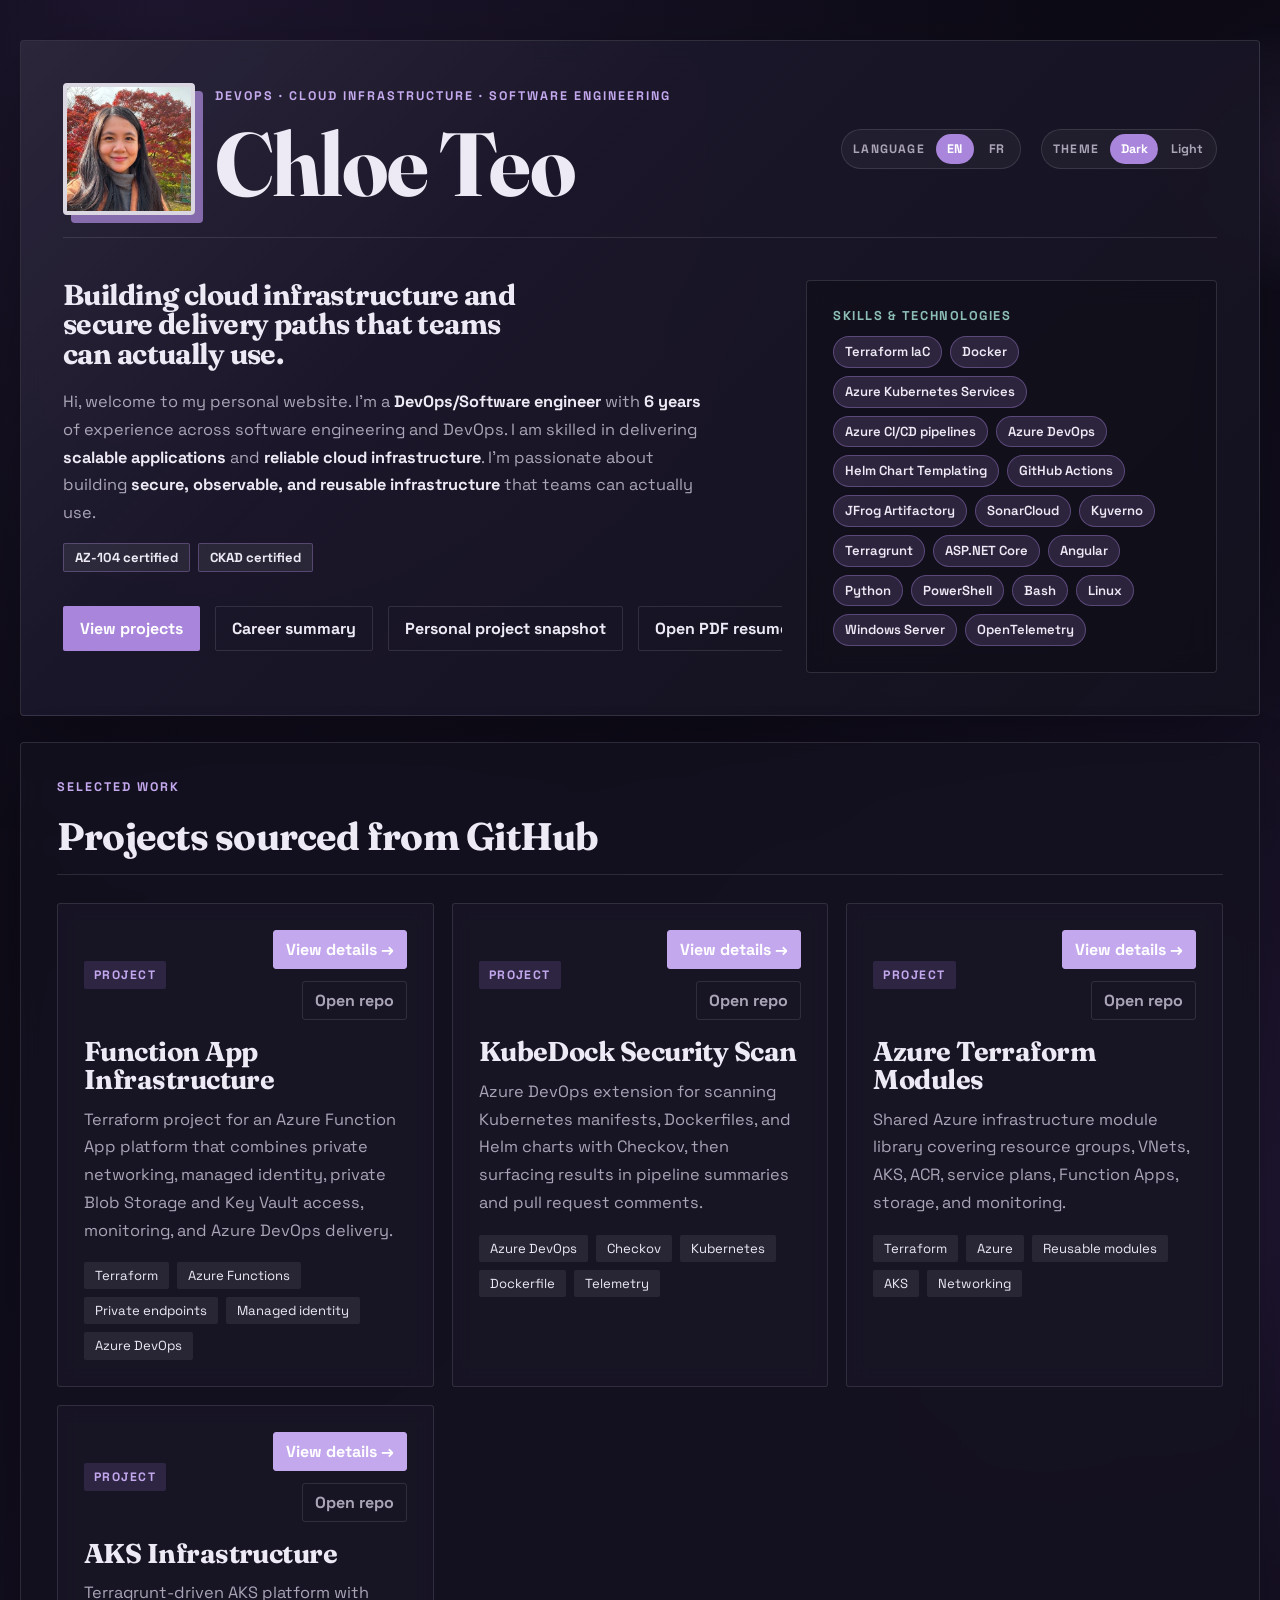
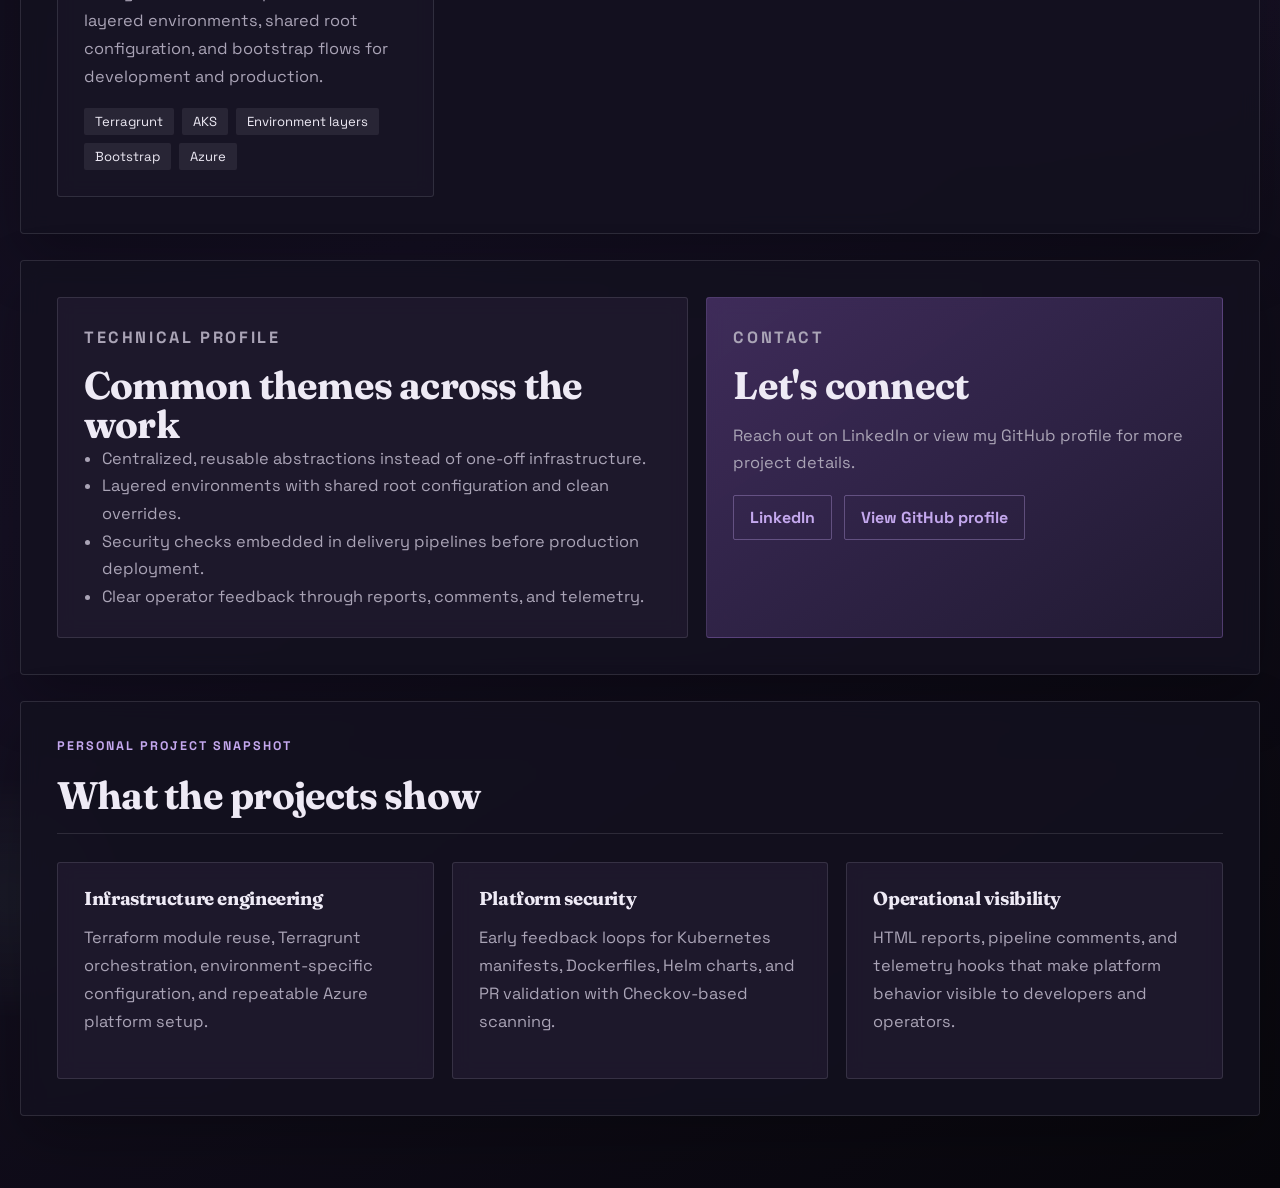
<file: index.html>
<!doctype html>
<html lang="en">
<head>
  <meta charset="utf-8" />
  <meta name="viewport" content="width=device-width, initial-scale=1" />
  <meta name="description" content="Chloe Teo's personal website and resume, built from portfolio projects and infrastructure work." />
  <title>Chloe Teo | Portfolio & Resume</title>
  <link rel="preconnect" href="https://fonts.googleapis.com" />
  <link rel="preconnect" href="https://fonts.gstatic.com" crossorigin />
  <link href="https://fonts.googleapis.com/css2?family=Fraunces:wght@400;600;700;800&family=Space+Grotesk:wght@400;500;600;700&display=swap" rel="stylesheet" />
  <link rel="stylesheet" href="styles.css" />
</head>
<body>
  <div class="page-shell">
    <div class="orb orb-a"></div>
    <div class="orb orb-b"></div>

    <header class="hero">
      <div class="hero-intro">
        <img class="profile-photo" src="assets/profile.jpg" alt="Chloe Teo profile photo" />
        <div>
          <p class="eyebrow" data-i18n="eyebrow">DevOps · Cloud Infrastructure · Software Engineering</p>
          <h2>Chloe Teo</h2>
        </div>
        <div class="language-toggle" role="group" aria-label="Language selector">
          <span class="language-label" data-i18n="languageLabel">Language</span>
          <button class="language-button is-active" type="button" data-language="en" aria-pressed="true">EN</button>
          <button class="language-button" type="button" data-language="fr" aria-pressed="false">FR</button>
        </div>
        <div class="theme-toggle" role="group" aria-label="Appearance selector">
          <span class="language-label" data-i18n="themeLabel">Theme</span>
          <button class="theme-button is-active" type="button" data-theme-choice="dark" aria-pressed="true" data-i18n="darkMode">Dark</button>
          <button class="theme-button" type="button" data-theme-choice="light" aria-pressed="false" data-i18n="lightMode">Light</button>
        </div>
      </div>
      <div class="hero-grid">
        <div>
          <h1 class="hero-title" data-i18n="heroTitle">Building cloud infrastructure and secure delivery paths that teams can actually use.</h1>
          <p class="lede">
            <span data-i18n="ledeIntro">Hi, welcome to my personal website. I’m a </span><strong data-i18n="ledeRole">DevOps/Software engineer</strong><span data-i18n="ledeExperience"> with </span><strong data-i18n="ledeYears">6 years</strong><span data-i18n="ledeSkills"> of experience across software engineering and DevOps. I am skilled in delivering  </span><strong data-i18n="ledeApplications">scalable applications</strong><span data-i18n="ledeInfrastructure"> and  </span><strong data-i18n="ledeReliable">reliable cloud infrastructure</strong><span data-i18n="ledePassion">. I’m passionate about building  </span><strong data-i18n="ledeSecure"> secure, observable, and reusable infrastructure </strong><span data-i18n="ledeClosing"> that teams can actually use.</span>
          </p>
          <div class="certification-chips">
            <span class="chip certification-chip" data-i18n="certificationAz104">AZ-104 certified</span>
            <span class="chip certification-chip" data-i18n="certificationCkad">CKAD certified</span>
          </div>
          <div class="hero-actions">
            <a class="button button-primary" href="#projects" data-i18n="viewProjects">View projects</a>
            <a class="button button-secondary" href="career.html" data-i18n="careerSummary">Career summary</a>
            <a class="button button-ghost" href="#resume" data-i18n="projectSnapshot">Project snapshot</a>
            <a class="button button-ghost" href="assets/Resume_ChloeTeo_2026.pdf" target="_blank" rel="noreferrer" data-i18n="openResume">Open PDF resume ↗</a>
          </div>
        </div>

        <aside class="profile-card">
          <div class="profile-kicker" data-i18n="focusAreas">Skills &amp; technologies</div>
          <ul class="focus-list" data-skills-list></ul>
        </aside>
      </div>
    </header>

    <main>
      <section class="section" id="projects">
        <div class="section-heading">
          <p class="eyebrow" data-i18n="selectedWork">Selected work</p>
          <h2 data-i18n="githubProjects">Projects sourced from GitHub</h2>
        </div>
        <div id="projectGrid" class="project-grid" aria-live="polite"></div>
      </section>

      <section class="section split-section">
        <article class="detail-panel">
          <p class="eyebrow" data-i18n="technicalProfile">Technical profile</p>
          <h2 data-i18n="commonThemes">Common themes across the work</h2>
          <ul class="timeline-list">
            <li data-i18n="theme1">Centralized, reusable abstractions instead of one-off infrastructure.</li>
            <li data-i18n="theme2">Layered environments with shared root configuration and clean overrides.</li>
            <li data-i18n="theme3">Security checks embedded in delivery pipelines before production deployment.</li>
            <li data-i18n="theme4">Clear operator feedback through reports, comments, and telemetry.</li>
          </ul>
        </article>
        <article class="detail-panel accent-panel">
          <p class="eyebrow" data-i18n="contact">Contact</p>
          <h2 data-i18n="letsConnect">Let's connect</h2>
          <p data-i18n="contactText">
            Reach out on LinkedIn or view my GitHub profile for more project details.
          </p>
          <div class="contact-links">
            <a class="button button-secondary" href="https://www.linkedin.com/in/pocinteo-dev" target="_blank" rel="noreferrer">LinkedIn</a>
            <a class="button button-secondary" href="https://github.com/chloe-teo" target="_blank" rel="noreferrer" data-i18n="viewGithub">View GitHub profile</a>
          </div>
        </article>
      </section>

      <section class="section" id="resume">
        <div class="section-heading">
          <p class="eyebrow" data-i18n="projectSnapshot">Personal project snapshot</p>
          <h2 data-i18n="projectsShow">What the projects show</h2>
        </div>
        <div class="resume-grid">
          <article class="summary-card">
            <h3 data-i18n="infrastructureEngineering">Infrastructure engineering</h3>
            <p data-i18n="infrastructureText">
              Terraform module reuse, Terragrunt orchestration, environment-specific configuration, and repeatable Azure platform setup.
            </p>
          </article>
          <article class="summary-card">
            <h3 data-i18n="platformSecurity">Platform security</h3>
            <p data-i18n="platformText">
              Early feedback loops for Kubernetes manifests, Dockerfiles, Helm charts, and PR validation with Checkov-based scanning.
            </p>
          </article>
          <article class="summary-card">
            <h3 data-i18n="operationalVisibility">Operational visibility</h3>
            <p data-i18n="operationalText">
              HTML reports, pipeline comments, and telemetry hooks that make platform behavior visible to developers and operators.
            </p>
          </article>
        </div>
      </section>
    </main>
  </div>

  <template id="projectTemplate">
    <article class="project-card">
      <div class="project-topline">
        <span class="project-pill" data-i18n="project">Project</span>
        <div class="project-links">
          <a class="project-link" data-project-page data-i18n="viewProject">View details →</a>
          <a class="project-source" target="_blank" rel="noreferrer" data-i18n="openRepo">Open repo</a>
        </div>
      </div>
      <h3 class="project-title"></h3>
      <p class="project-description"></p>
      <div class="project-chips"></div>
    </article>
  </template>

  <script src="content.js"></script>
  <script src="script.js"></script>
</body>
</html>
</file>
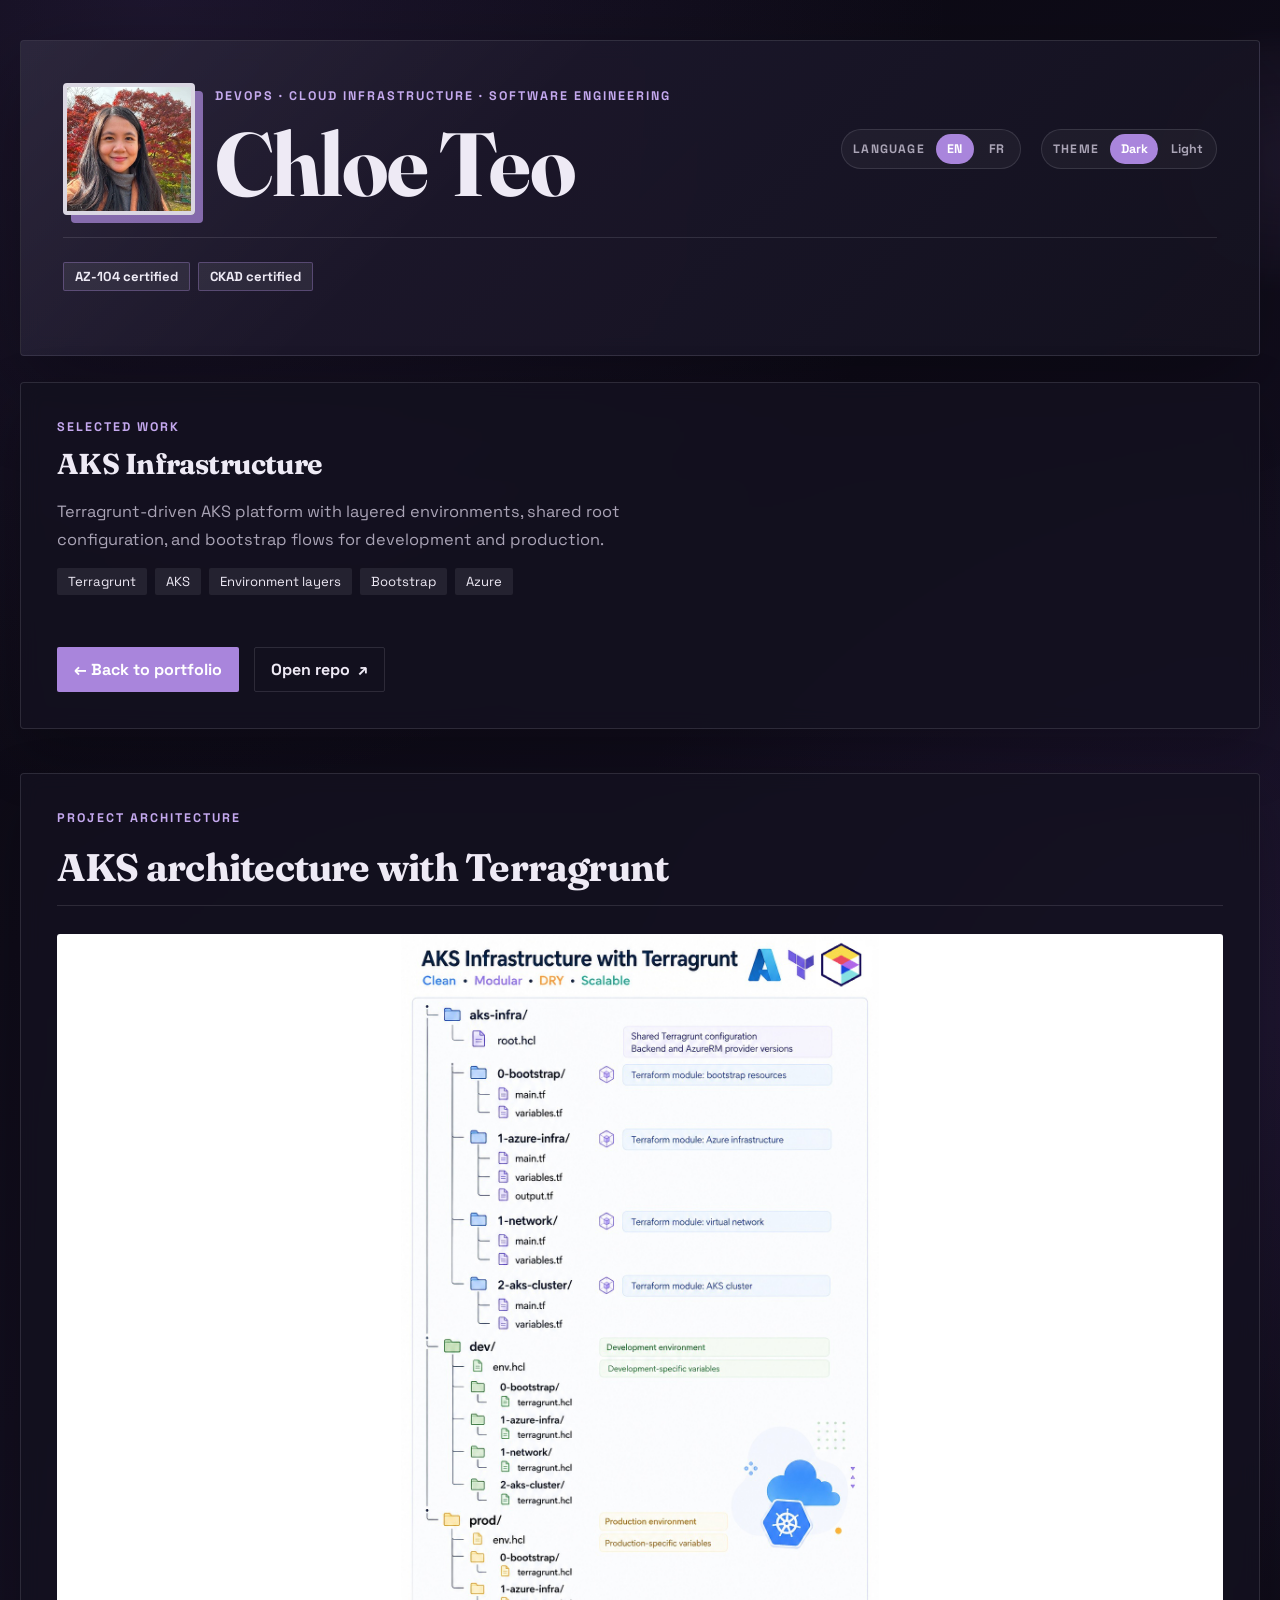
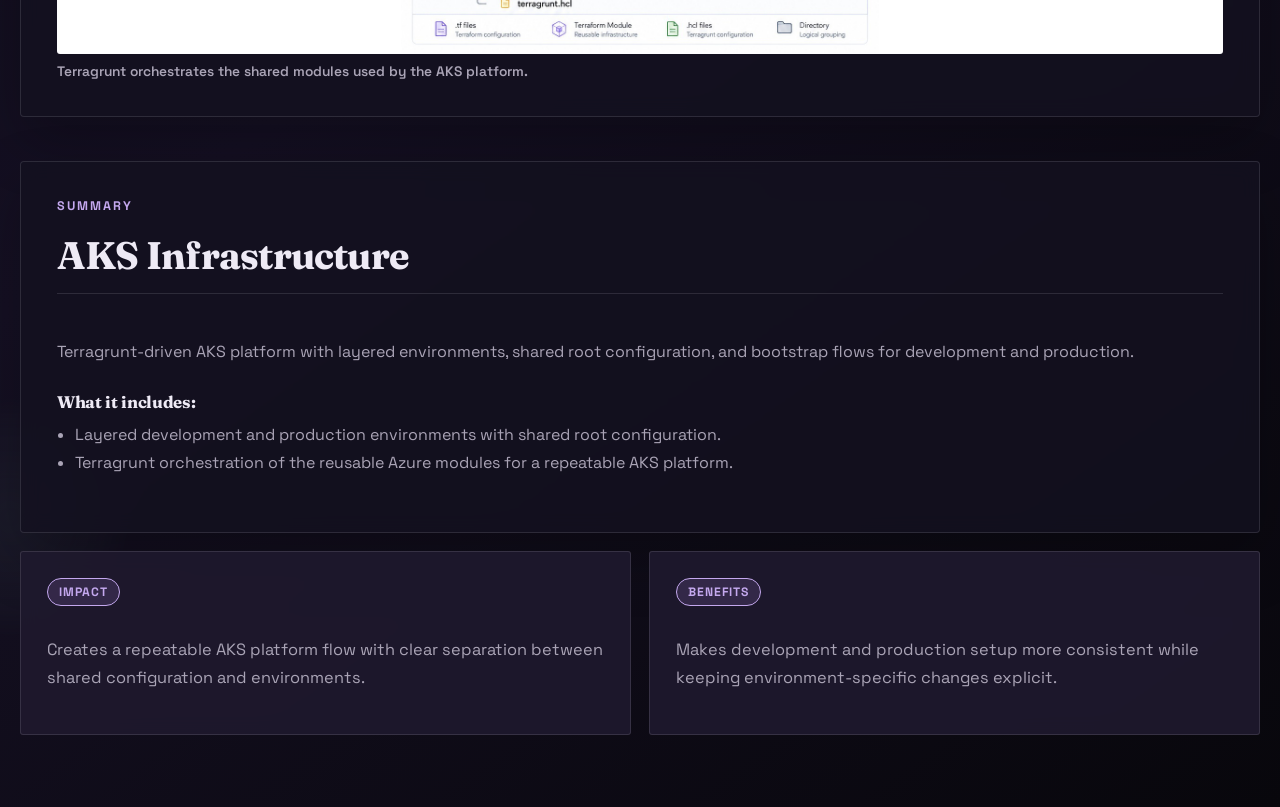
<file: aks-infra.html>
<!doctype html>
<html lang="en">
<head>
  <meta charset="utf-8" />
  <meta name="viewport" content="width=device-width, initial-scale=1" />
  <meta name="description" content="AKS Infrastructure project details." />
  <title>AKS Infrastructure | Chloe Teo</title>
  <link rel="preconnect" href="https://fonts.googleapis.com" />
  <link rel="preconnect" href="https://fonts.gstatic.com" crossorigin />
  <link href="https://fonts.googleapis.com/css2?family=Fraunces:wght@400;600;700;800&family=Space+Grotesk:wght@400;500;600;700&display=swap" rel="stylesheet" />
  <link rel="stylesheet" href="styles.css" />
</head>
<body>
  <div class="page-shell"><div class="orb orb-a"></div><div class="orb orb-b"></div><header class="hero"><div class="hero-intro"><img class="profile-photo" src="assets/profile.jpg" alt="Chloe Teo profile photo" /><div><p class="eyebrow" data-i18n="eyebrow">DevOps · Cloud Infrastructure · Software Engineering</p><h2>Chloe Teo</h2></div><div class="language-toggle" role="group" aria-label="Language selector"><span class="language-label" data-i18n="languageLabel">Language</span><button class="language-button is-active" type="button" data-language="en" aria-pressed="true">EN</button><button class="language-button" type="button" data-language="fr" aria-pressed="false">FR</button></div><div class="theme-toggle" role="group" aria-label="Appearance selector"><span class="language-label" data-i18n="themeLabel">Theme</span><button class="theme-button is-active" type="button" data-theme-choice="dark" aria-pressed="true" data-i18n="darkMode">Dark</button><button class="theme-button" type="button" data-theme-choice="light" aria-pressed="false" data-i18n="lightMode">Light</button></div></div></header><main class="project-detail-grid" data-project-detail="aks-infra"><section class="section project-detail-intro"><div><p class="eyebrow" data-i18n="selectedWork">Selected work</p><h1 class="hero-title" id="projectDetailTitle">AKS Infrastructure</h1><p class="lede" id="projectDetailDescription">Terragrunt-driven AKS platform with layered environments, shared root configuration, and a bootstrap flow for dev and production stacks.</p><div class="project-chips" id="projectDetailChips"></div></div><div class="hero-actions"><a class="button button-primary" href="index.html" data-i18n="backHome">← Back to portfolio</a><a class="button button-secondary" href="https://github.com/chloe-teo/aks-infra" target="_blank" rel="noreferrer" data-i18n="openRepo">Open repo</a></div></section><section class="section"><div class="section-heading"><p class="eyebrow" data-i18n="projectReadme">README content</p><h2>AKS Infrastructure</h2></div><pre class="project-readme-content" id="projectReadmeContent">Loading project content...</pre></section><section class="resume-grid"><article class="detail-panel"><p class="eyebrow" data-i18n="projectImpact">Impact</p><p id="projectImpactText"></p></article><article class="detail-panel"><p class="eyebrow" data-i18n="projectBenefits">Benefits</p><p id="projectBenefitsText"></p></article></section></main></div>
  <script src="content.js"></script>
  <script src="script.js"></script>
</body>
</html>
</file>
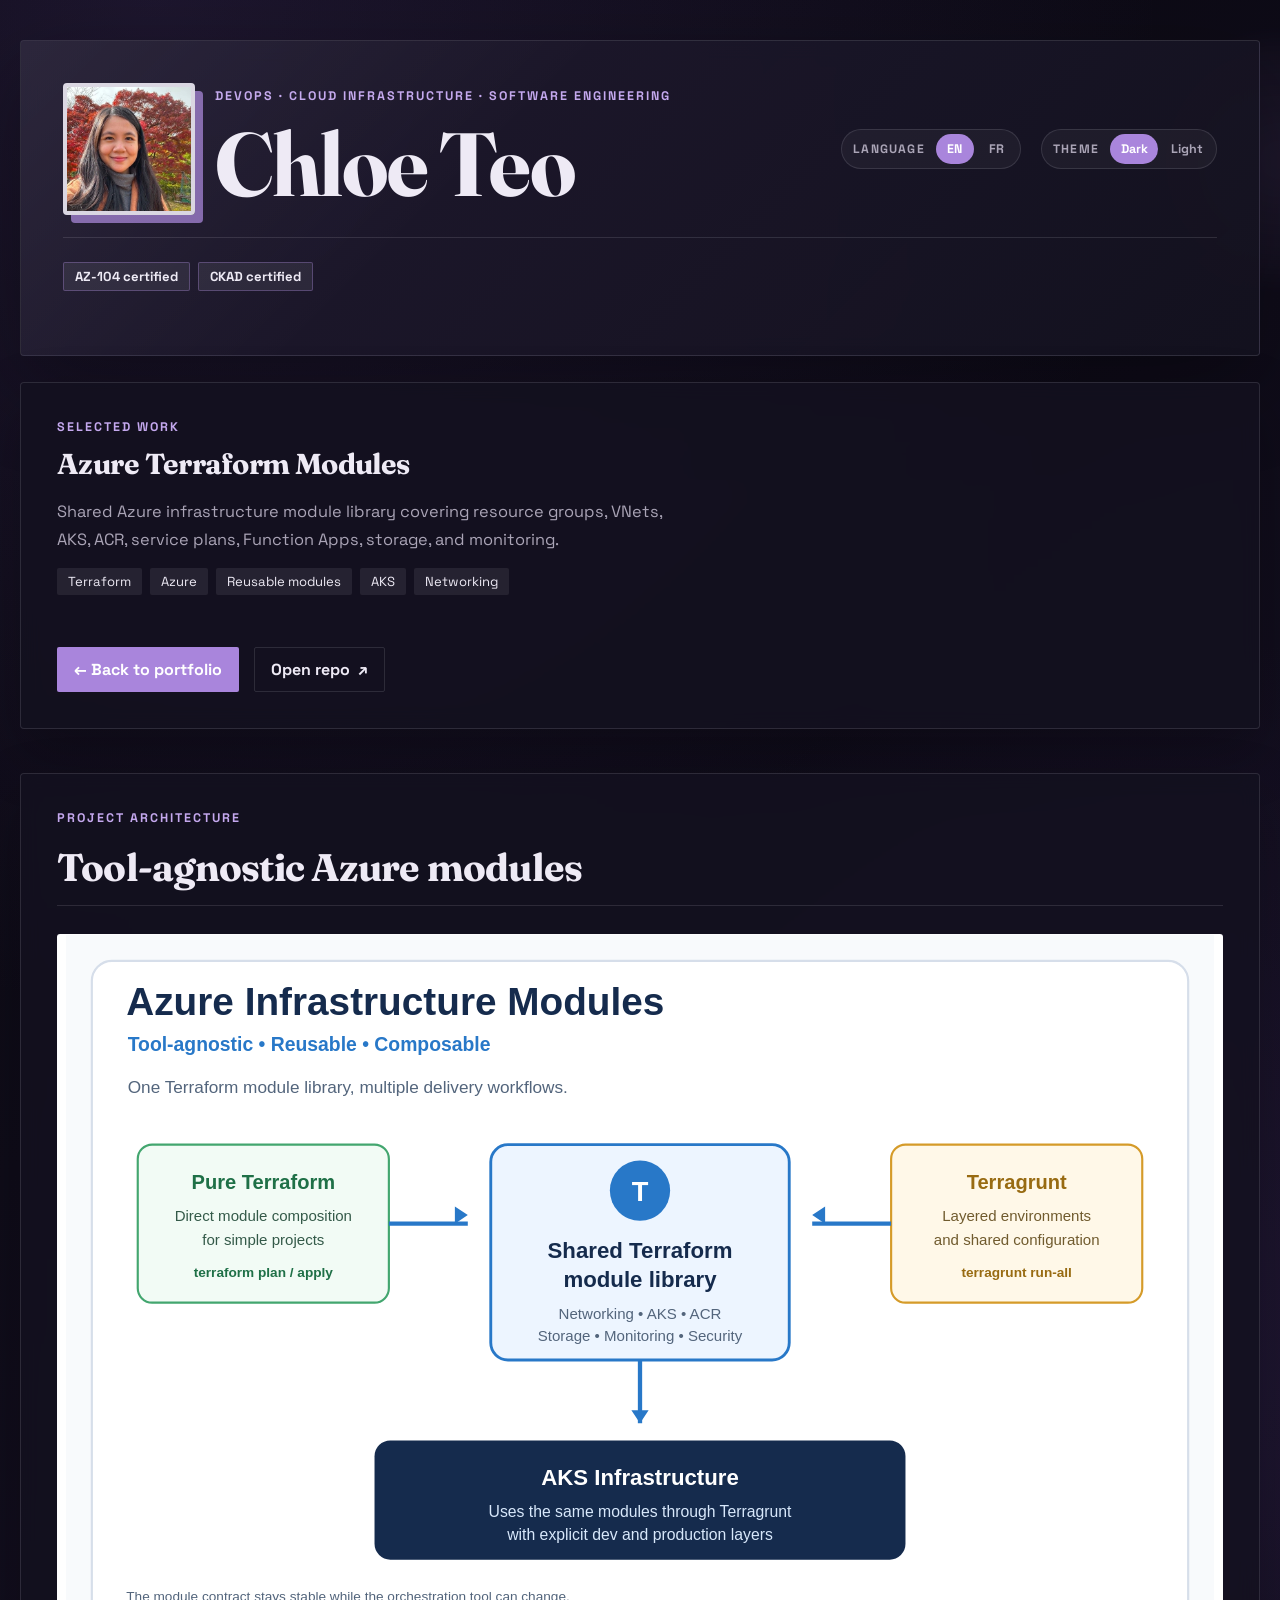
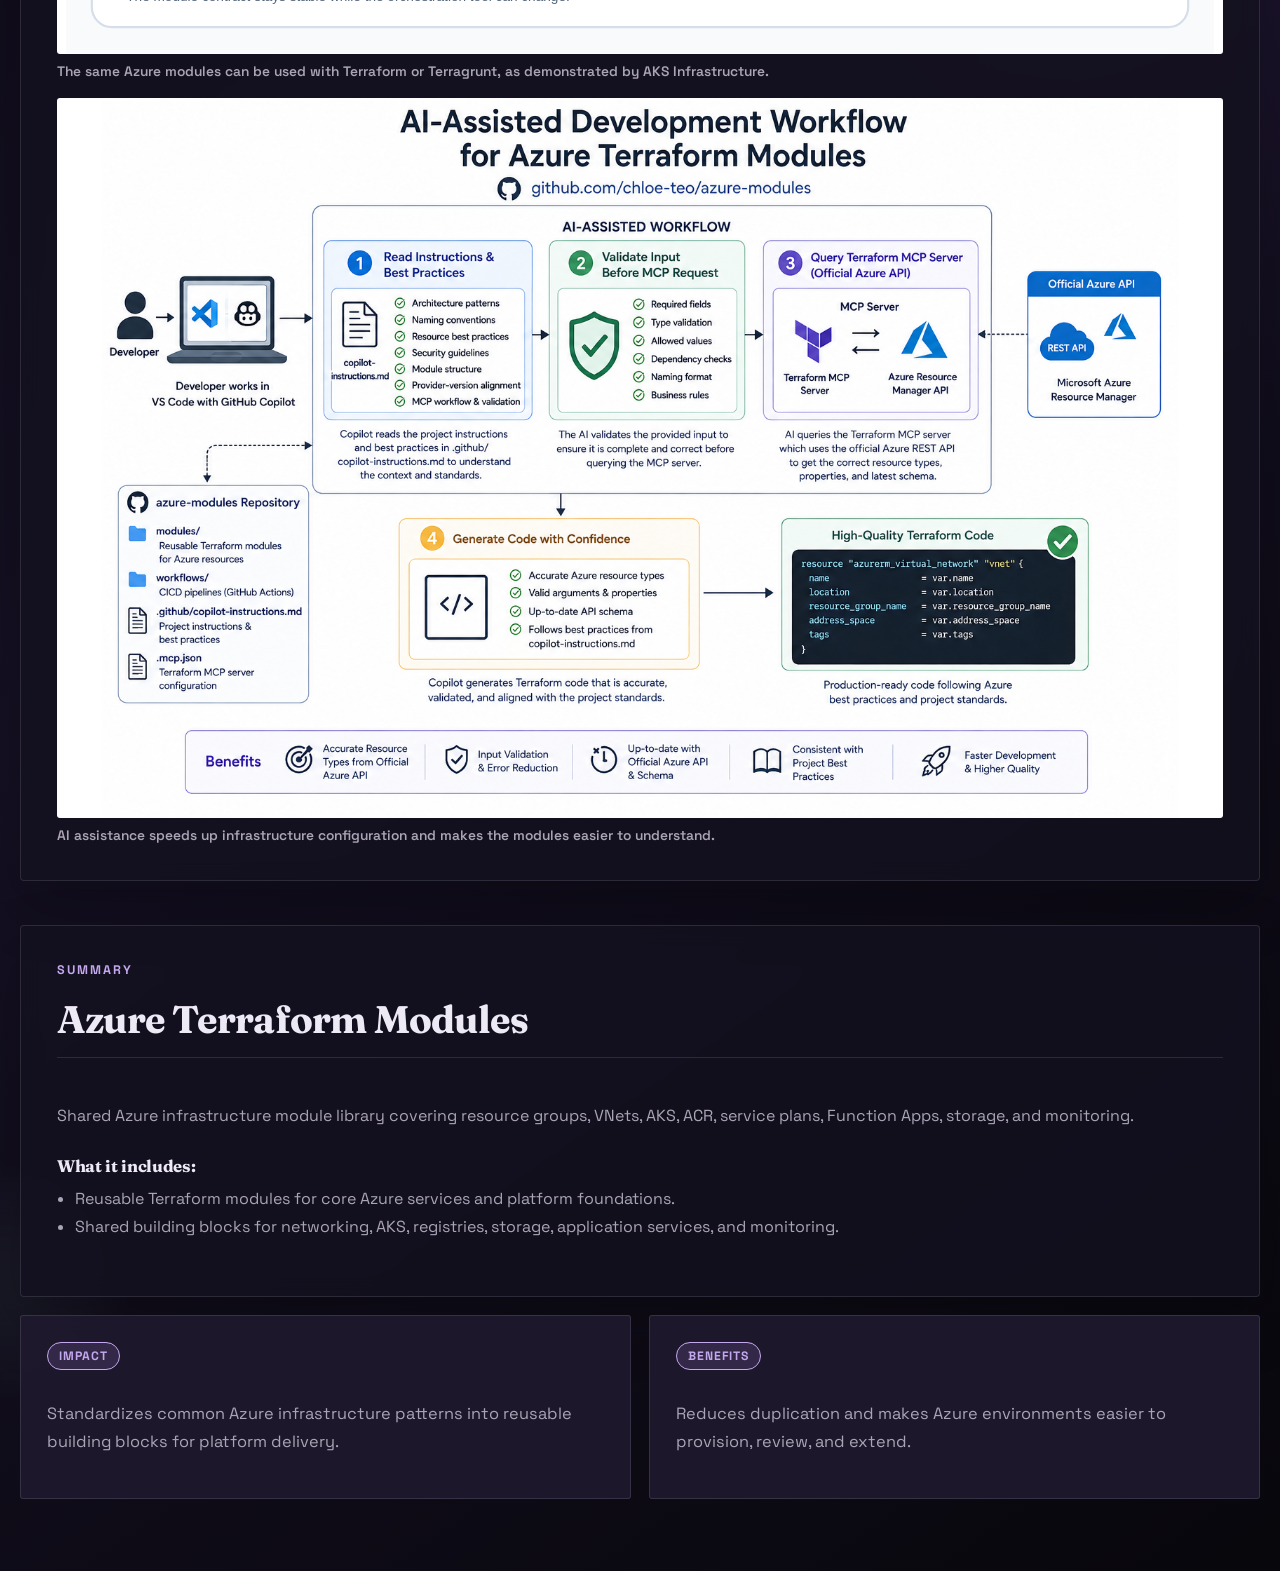
<file: azure-modules.html>
<!doctype html>
<html lang="en">

<head>
  <meta charset="utf-8" />
  <meta name="viewport" content="width=device-width, initial-scale=1" />
  <meta name="description" content="Azure Terraform Modules project details." />
  <title>Azure Terraform Modules | Chloe Teo</title>
  <link rel="preconnect" href="https://fonts.googleapis.com" />
  <link rel="preconnect" href="https://fonts.gstatic.com" crossorigin />
  <link
    href="https://fonts.googleapis.com/css2?family=Fraunces:wght@400;600;700;800&family=Space+Grotesk:wght@400;500;600;700&display=swap"
    rel="stylesheet" />
  <link rel="stylesheet" href="styles.css" />
</head>

<body>
  <div class="page-shell">
    <div class="orb orb-a"></div>
    <div class="orb orb-b"></div>
    <header class="hero">
      <div class="hero-intro"><img class="profile-photo" src="assets/profile.jpg" alt="Chloe Teo profile photo" />
        <div>
          <p class="eyebrow" data-i18n="eyebrow">DevOps · Cloud Infrastructure · Software Engineering</p>
          <h2>Chloe Teo</h2>
        </div>
        <div class="language-toggle" role="group" aria-label="Language selector"><span class="language-label"
            data-i18n="languageLabel">Language</span><button class="language-button is-active" type="button"
            data-language="en" aria-pressed="true">EN</button><button class="language-button" type="button"
            data-language="fr" aria-pressed="false">FR</button></div>
        <div class="theme-toggle" role="group" aria-label="Appearance selector"><span class="language-label"
            data-i18n="themeLabel">Theme</span><button class="theme-button is-active" type="button"
            data-theme-choice="dark" aria-pressed="true" data-i18n="darkMode">Dark</button><button class="theme-button"
            type="button" data-theme-choice="light" aria-pressed="false" data-i18n="lightMode">Light</button></div>
      </div>
    </header>
    <main class="project-detail-grid" data-project-detail="azure-modules">
      <section class="section project-detail-intro">
        <div>
          <p class="eyebrow" data-i18n="selectedWork">Selected work</p>
          <h1 class="hero-title" id="projectDetailTitle">Azure Terraform Modules</h1>
          <p class="lede" id="projectDetailDescription">A shared module library for Azure infrastructure, including
            resource groups, VNets, AKS, ACR, service plans, Function Apps, storage, and monitoring.</p>
          <div class="project-chips" id="projectDetailChips"></div>
        </div>
        <div class="hero-actions"><a class="button button-primary" href="index.html" data-i18n="backHome">← Back to
            portfolio</a><a class="button button-secondary" href="https://github.com/chloe-teo/azure-modules"
            target="_blank" rel="noreferrer" data-i18n="openRepo">Open repo</a></div>
      </section>
      <section class="section">
        <div class="section-heading">
          <p class="eyebrow" data-i18n="projectReadme">README content</p>
          <h2>Azure Terraform Modules</h2>
        </div>
        <pre class="project-readme-content" id="projectReadmeContent">Loading project content...</pre>
      </section>
      <section class="resume-grid">
        <article class="detail-panel">
          <p class="eyebrow" data-i18n="projectImpact">Impact</p>
          <p id="projectImpactText"></p>
        </article>
        <article class="detail-panel">
          <p class="eyebrow" data-i18n="projectBenefits">Benefits</p>
          <p id="projectBenefitsText"></p>
        </article>
      </section>
    </main>
  </div>
  <script src="content.js"></script>
  <script src="script.js"></script>
</body>

</html>
</file>
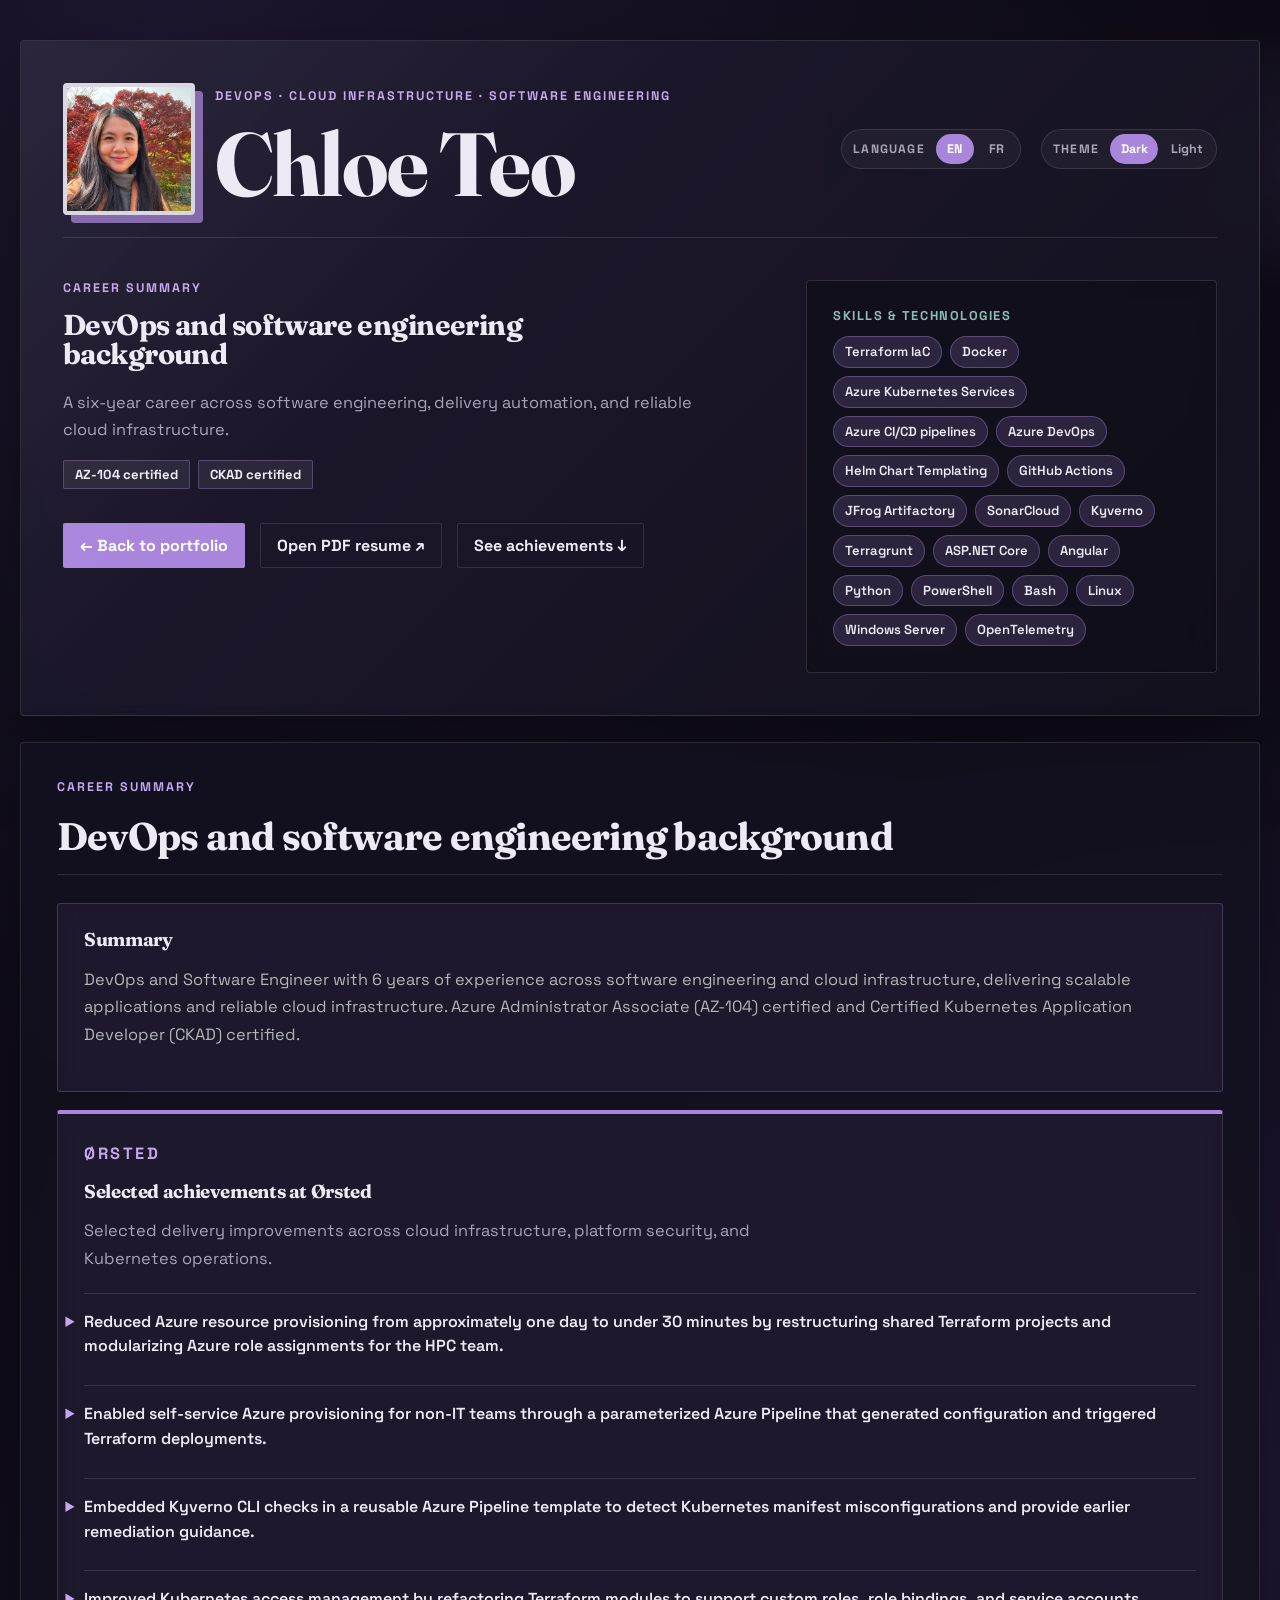
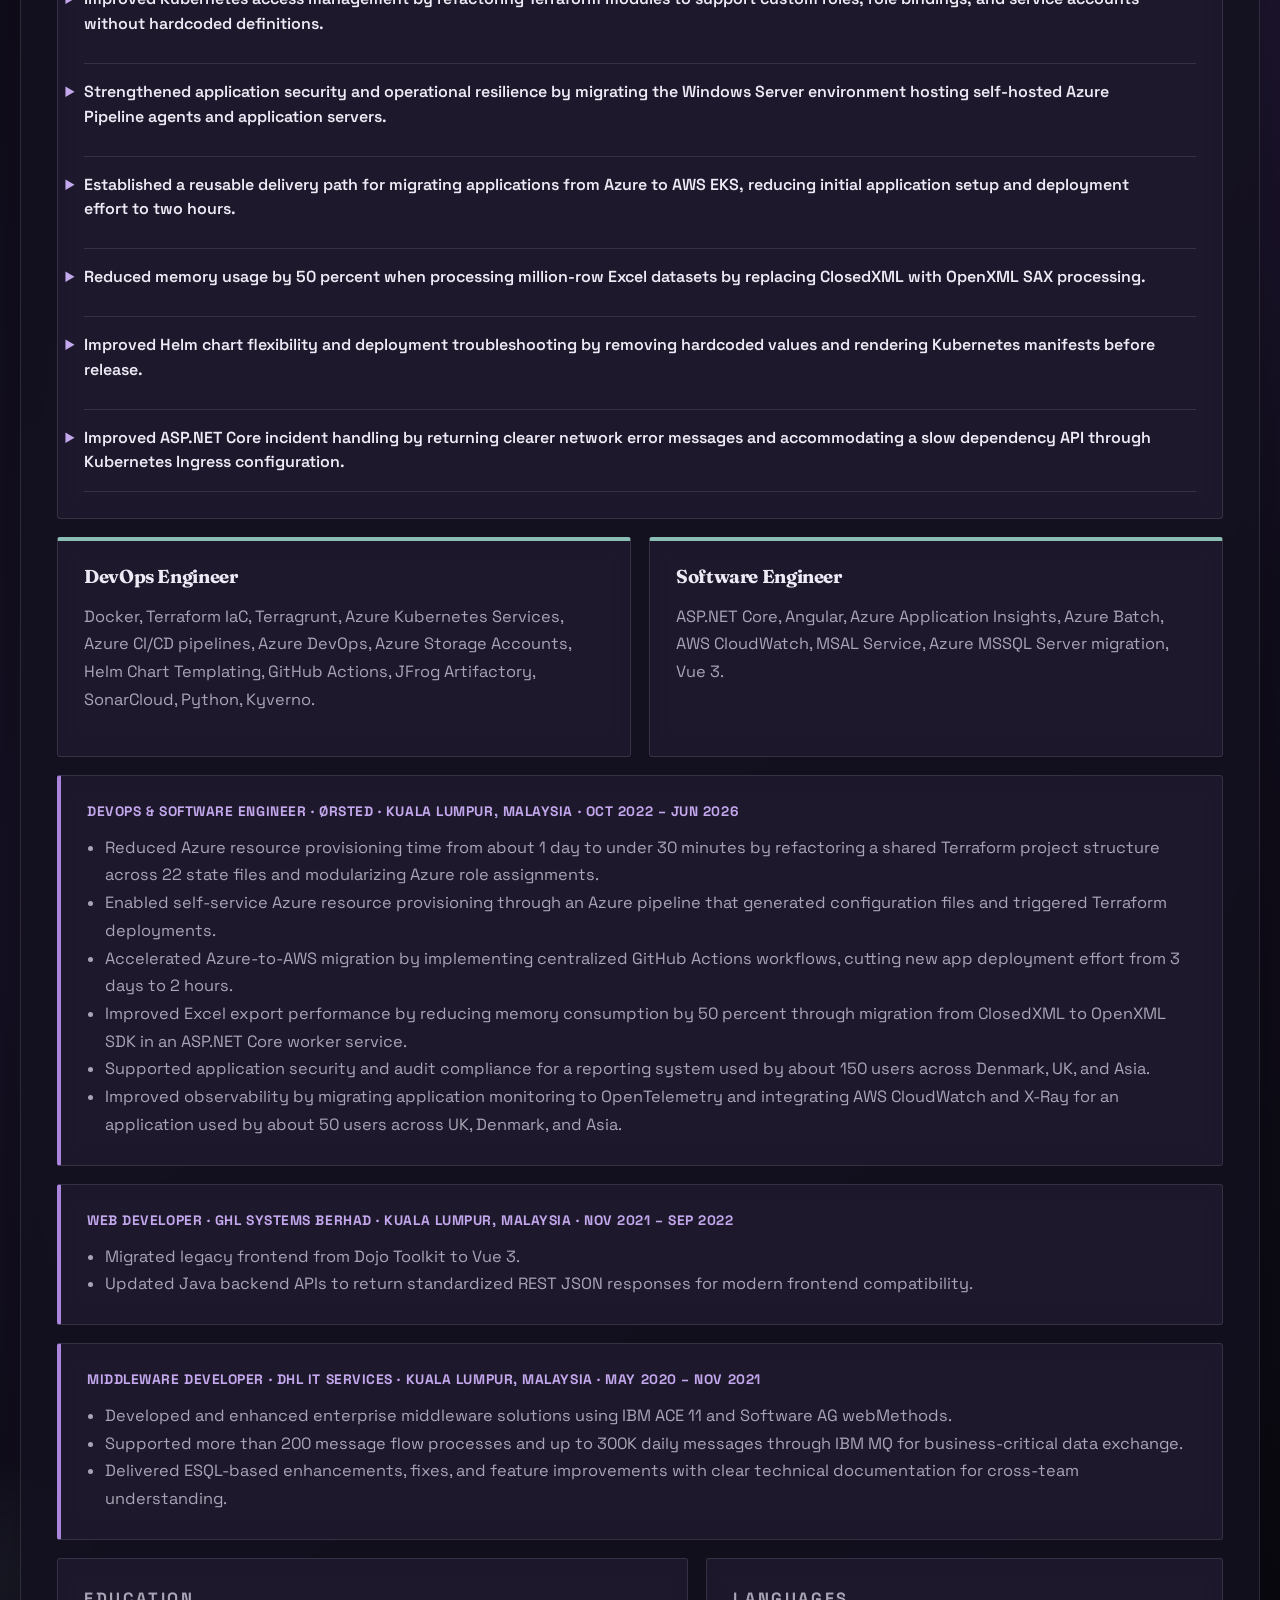
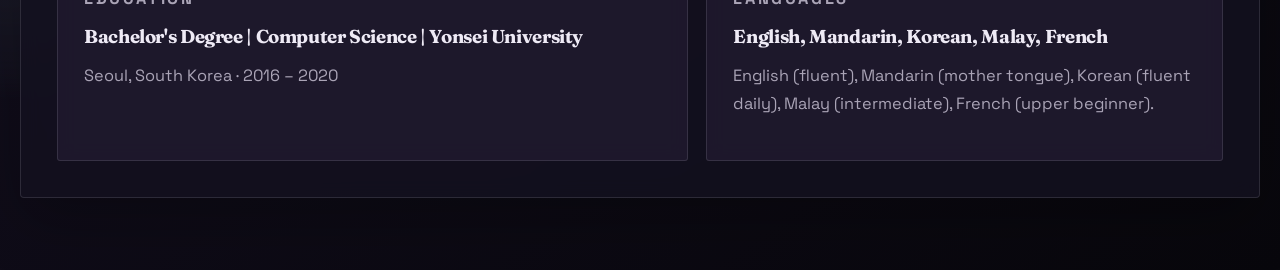
<file: career.html>
<!doctype html>
<html lang="en">
<head>
  <meta charset="utf-8" />
  <meta name="viewport" content="width=device-width, initial-scale=1" />
  <meta name="description" content="Chloe Teo's career summary and professional experience." />
  <title>Chloe Teo | Career Summary</title>
  <link rel="preconnect" href="https://fonts.googleapis.com" />
  <link rel="preconnect" href="https://fonts.gstatic.com" crossorigin />
  <link href="https://fonts.googleapis.com/css2?family=Fraunces:wght@400;600;700;800&family=Space+Grotesk:wght@400;500;600;700&display=swap" rel="stylesheet" />
  <link rel="stylesheet" href="styles.css" />
</head>
<body>
  <div class="page-shell">
    <div class="orb orb-a"></div>
    <div class="orb orb-b"></div>

    <header class="hero">
      <div class="hero-intro">
        <img class="profile-photo" src="assets/profile.jpg" alt="Chloe Teo profile photo" />
        <div>
          <p class="eyebrow" data-i18n="eyebrow">DevOps · Cloud Infrastructure · Software Engineering</p>
          <h2>Chloe Teo</h2>
        </div>
        <div class="language-toggle" role="group" aria-label="Language selector">
          <span class="language-label" data-i18n="languageLabel">Language</span>
          <button class="language-button is-active" type="button" data-language="en" aria-pressed="true">EN</button>
          <button class="language-button" type="button" data-language="fr" aria-pressed="false">FR</button>
        </div>
        <div class="theme-toggle" role="group" aria-label="Appearance selector">
          <span class="language-label" data-i18n="themeLabel">Theme</span>
          <button class="theme-button is-active" type="button" data-theme-choice="dark" aria-pressed="true" data-i18n="darkMode">Dark</button>
          <button class="theme-button" type="button" data-theme-choice="light" aria-pressed="false" data-i18n="lightMode">Light</button>
        </div>
      </div>

      <div class="hero-grid">
        <div>
          <p class="eyebrow" data-i18n="careerSummary">Career summary</p>
          <h1 class="hero-title" data-i18n="careerTitle">DevOps and software engineering background</h1>
          <p class="lede" data-i18n="careerPageIntro">A six-year career across software engineering, delivery automation, and reliable cloud infrastructure.</p>
          <div class="certification-chips">
            <span class="chip certification-chip" data-i18n="certificationAz104">AZ-104 certified</span>
            <span class="chip certification-chip" data-i18n="certificationCkad">CKAD certified</span>
          </div>
          <div class="hero-actions">
            <a class="button button-primary" href="index.html" data-i18n="backHome">← Back to portfolio</a>
            <a class="button button-secondary" href="assets/Resume_ChloéTeo_2026.pdf" target="_blank" rel="noreferrer" data-i18n="openResume">Open PDF resume ↗</a>
            <a class="button button-secondary" href="#achievements" data-i18n="seeAchievements">See achievements ↓</a>
          </div>
        </div>

        <aside class="profile-card">
          <div class="profile-kicker" data-i18n="focusAreas">Skills &amp; technologies</div>
          <ul class="focus-list" data-skills-list></ul>
        </aside>
      </div>
    </header>

    <main>
      <section class="section" id="career">
        <div class="section-heading">
          <p class="eyebrow" data-i18n="careerSummary">Career summary</p>
          <h2 data-i18n="careerTitle">DevOps and software engineering background</h2>
        </div>

        <div class="career-grid">
          <article class="summary-card career-summary-card">
            <h3 data-i18n="summary">Summary</h3>
            <p data-i18n="summaryText">
              DevOps and Software Engineer with 6 years of experience across software engineering and cloud infrastructure, delivering scalable applications and reliable cloud infrastructure.
              Azure Administrator Associate (AZ-104) certified and Certified Kubernetes Application Developer (CKAD) certified.
            </p>
          </article>

          <article class="detail-panel achievements-panel" id="achievements">
            <p class="eyebrow" data-i18n="achievementsEyebrow">Ørsted</p>
            <h3 data-i18n="achievementsTitle">Selected achievements at Ørsted</h3>
            <p data-i18n="achievementsIntro">Selected delivery improvements across cloud infrastructure, platform security, and Kubernetes operations.</p>
            <div class="achievement-list">
              <details class="achievement-item">
                <summary data-i18n="achievement1">Reduced Azure resource provisioning from approximately one day to under 30 minutes by restructuring shared Terraform projects and modularizing Azure role assignments for the HPC team.</summary>
                <div class="achievement-detail">
                  <ul class="achievement-detail-list">
                    <li data-i18n="achievement1Detail1">Reorganized the RBAC structure around actual projects and separated each project's configuration into dedicated tfvars files.</li>
                    <li data-i18n="achievement1Detail2">Replaced count with for_each for predictable storage account changes and added validation for resource creation, updates, and deletion.</li>
                    <li data-i18n="achievement1Detail3">Made the Azure modules more flexible by supporting additional resource properties without hardcoding each property type.</li>
                    <li data-i18n="achievement1Detail4">Migrated the Azure Batch Virtual Network to strengthen the security posture and align with company architecture best practices without causing downtime.</li>
                  </ul>
                  <p class="achievement-tools"><strong data-i18n="toolsLabel">Tools</strong>: Terraform, Azure Pipelines, Azure CLI, PowerShell, Bash</p>
                  <p class="achievement-tools"><strong data-i18n="azureResourcesLabel">Azure resources</strong>: Azure Batch, Azure Storage Accounts (Blob Storage, File Shares), Azure Key Vault, Azure Role Assignments, Azure Recovery Services Vault, Azure Private Endpoints, Azure Virtual Network</p>
                </div>
              </details>
              <details class="achievement-item">
                <summary data-i18n="achievement2">Enabled self-service Azure provisioning for non-IT teams through a parameterized Azure Pipeline that generated configuration and triggered Terraform deployments.</summary>
                <div class="achievement-detail">
                  <ul class="achievement-detail-list">
                    <li data-i18n="achievement2Detail1">Gathered resource requirements from non-IT teams and translated them into clear pipeline input parameters.</li>
                    <li data-i18n="achievement2Detail2">Created a reusable workflow that let teams provision Azure resources with less manual intervention from the DevOps team.</li>
                    <li data-i18n="achievement2Detail3">Kept Terraform-based provisioning consistent and traceable while reducing delivery bottlenecks.</li>
                  </ul>
                  <p class="achievement-tools"><strong data-i18n="toolsLabel">Tools</strong>: Azure Pipelines, Azure CLI, Bash</p>
                </div>
              </details>
              <details class="achievement-item">
                <summary data-i18n="achievement3">Embedded Kyverno CLI checks in a reusable Azure Pipeline template to detect Kubernetes manifest misconfigurations and provide earlier remediation guidance.</summary>
                <div class="achievement-detail">
                  <ul class="achievement-detail-list">
                    <li data-i18n="achievement3Detail1">Integrated Kyverno CLI into a shared Azure Pipeline template to detect Kubernetes manifest misconfigurations.</li>
                    <li data-i18n="achievement3Detail2">Shifted security feedback earlier in the delivery process so teams could act before deployment.</li>
                    <li data-i18n="achievement3Detail3">Included remediation guidance in pipeline results so development teams could resolve issues autonomously.</li>
                  </ul>
                  <p class="achievement-tools"><strong data-i18n="toolsLabel">Tools</strong>: Azure Pipelines, Kyverno CLI, Bash, Python</p>
                </div>
              </details>
              <details class="achievement-item">
                <summary data-i18n="achievement4">Improved Kubernetes access management by refactoring Terraform modules to support custom roles, role bindings, and service accounts without hardcoded definitions.</summary>
                <div class="achievement-detail">
                  <ul class="achievement-detail-list">
                    <li data-i18n="achievement4Detail1">Updated Terraform RBAC modules so teams could define custom roles and role bindings without changing module code.</li>
                    <li data-i18n="achievement4Detail2">Updated service account modules to support custom service accounts for different teams and workloads.</li>
                    <li data-i18n="achievement4Detail3">Improved the maintainability and flexibility of namespace-level access management.</li>
                  </ul>
                  <p class="achievement-tools"><strong data-i18n="toolsLabel">Tools</strong>: Terraform, Azure Pipelines, Azure Kubernetes Service</p>
                </div>
              </details>
              <details class="achievement-item">
                <summary data-i18n="achievement5">Strengthened application security and operational resilience by migrating the Windows Server environment hosting self-hosted Azure Pipeline agents and application servers.</summary>
                <div class="achievement-detail">
                  <ul class="achievement-detail-list">
                    <li data-i18n="achievement5Detail1">Migrated self-hosted Azure Pipeline agents to support on-premises connectivity and application deployments while moving remote administration from HTTP-based WinRM to HTTPS.</li>
                    <li data-i18n="achievement5Detail2">Coordinated firewall, load-balancing, network, and server-configuration dependencies across teams and tested changes before production migration.</li>
                    <li data-i18n="achievement5Detail3">Improved dependency-server observability with Splunk dashboards, email alerts, PowerShell connectivity checks, and operational documentation.</li>
                  </ul>
                  <p class="achievement-tools"><strong data-i18n="toolsLabel">Tools</strong>: PowerShell, Bash, Azure Pipelines, Azure Releases, Windows Server, WinRM, RabbitMQ, Redis, Splunk</p>
                </div>
              </details>
              <details class="achievement-item">
                <summary data-i18n="achievement6">Established a reusable delivery path for migrating applications from Azure to AWS EKS, reducing initial application setup and deployment effort to two hours.</summary>
                <div class="achievement-detail">
                  <ul class="achievement-detail-list">
                    <li data-i18n="achievement6Detail1">Built reusable GitHub Actions workflows for ASP.NET Core backends and Angular frontends with unit testing, container image scanning, and dependency scanning.</li>
                    <li data-i18n="achievement6Detail2">Integrated AWS Secrets Manager with EKS workloads through IRSA for secure runtime secret retrieval.</li>
                    <li data-i18n="achievement6Detail3">Migrated Angular telemetry from Azure Application Insights to AWS CloudWatch using OpenTelemetry for cloud-agnostic observability.</li>
                  </ul>
                  <p class="achievement-tools"><strong data-i18n="toolsLabel">Tools</strong>: OpenTelemetry, AWS CloudWatch, ASP.NET Core, Angular, AWS Secrets Manager, GitHub Actions, Amazon EKS</p>
                </div>
              </details>
              <details class="achievement-item">
                <summary data-i18n="achievement7">Reduced memory usage by 50 percent when processing million-row Excel datasets by replacing ClosedXML with OpenXML SAX processing.</summary>
                <div class="achievement-detail">
                  <ul class="achievement-detail-list">
                    <li data-i18n="achievement7Detail1">Replaced the ClosedXML approach with OpenXML's SAX-based processing model for large Excel exports.</li>
                    <li data-i18n="achievement7Detail2">Stored generated Excel files in container storage instead of retaining them in memory during processing.</li>
                    <li data-i18n="achievement7Detail3">Used Azure Application Insights metrics and Postman testing to compare memory usage before and after the change.</li>
                  </ul>
                  <p class="achievement-tools"><strong data-i18n="toolsLabel">Tools</strong>: ASP.NET Core, OpenXML, Azure Application Insights, Postman</p>
                </div>
              </details>
              <details class="achievement-item">
                <summary data-i18n="achievement8">Improved Helm chart flexibility and deployment troubleshooting by removing hardcoded values and rendering Kubernetes manifests before release.</summary>
                <div class="achievement-detail">
                  <ul class="achievement-detail-list">
                    <li data-i18n="achievement8Detail1">Removed hardcoded values from Helm templates so deployments could support different application configurations.</li>
                    <li data-i18n="achievement8Detail2">Added a pipeline step to render Kubernetes manifests before deployment, making configuration issues easier to investigate.</li>
                    <li data-i18n="achievement8Detail3">Updated the chart structure to support multiple CronJobs without duplicating template logic.</li>
                  </ul>
                  <p class="achievement-tools"><strong data-i18n="toolsLabel">Tools</strong>: Helm, Azure Pipelines</p>
                </div>
              </details>
              <details class="achievement-item">
                <summary data-i18n="achievement9">Improved ASP.NET Core incident handling by returning clearer network error messages and accommodating a slow dependency API through Kubernetes Ingress configuration.</summary>
                <div class="achievement-detail">
                  <ul class="achievement-detail-list">
                    <li data-i18n="achievement9Detail1">Identified common network-related ASP.NET Core exceptions and added custom messages to provide the frontend with more actionable troubleshooting information.</li>
                    <li data-i18n="achievement9Detail2">Increased the Kubernetes Ingress proxy timeout to accommodate a dependency API that required additional processing time.</li>
                    <li data-i18n="achievement9Detail3">Improved the information available to users and support teams during application incidents.</li>
                  </ul>
                  <p class="achievement-tools"><strong data-i18n="toolsLabel">Tools</strong>: ASP.NET Core, Kubernetes Ingress</p>
                </div>
              </details>
            </div>
          </article>

          <div class="skill-grid">
            <article class="summary-card skill-card">
              <h3 data-i18n="devopsEngineer">DevOps Engineer</h3>
              <p data-i18n="devopsSkills">
                Docker, Terraform IaC, Terragrunt, Azure Kubernetes Services, Azure CI/CD pipelines, Azure DevOps,
                Azure Storage Accounts, Helm Chart Templating, GitHub Actions, JFrog Artifactory, SonarCloud, Python, Kyverno.
              </p>
            </article>
            <article class="summary-card skill-card">
              <h3 data-i18n="softwareEngineer">Software Engineer</h3>
              <p data-i18n="softwareSkills">
                ASP.NET Core, Angular, Azure Application Insights, Azure Batch, AWS CloudWatch, MSAL Service,
                Azure MSSQL Server migration, Vue 3.
              </p>
            </article>
          </div>

          <div class="experience-grid">
            <article class="detail-panel exp-card">
              <div class="exp-meta" data-i18n="experienceOrsted">DevOps &amp; Software Engineer · Ørsted · Kuala Lumpur, Malaysia · Oct 2022 – Jun 2026</div>
              <ul class="timeline-list">
                <li data-i18n="orsted1">Reduced Azure resource provisioning time from about 1 day to under 30 minutes by refactoring a shared Terraform project structure across 22 state files and modularizing Azure role assignments.</li>
                <li data-i18n="orsted2">Enabled self-service Azure resource provisioning through an Azure pipeline that generated configuration files and triggered Terraform deployments.</li>
                <li data-i18n="orsted3">Accelerated Azure-to-AWS migration by implementing centralized GitHub Actions workflows, cutting new app deployment effort from 3 days to 2 hours.</li>
                <li data-i18n="orsted4">Improved Excel export performance by reducing memory consumption by 50 percent through migration from ClosedXML to OpenXML SDK in an ASP.NET Core worker service.</li>
                <li data-i18n="orsted5">Supported application security and audit compliance for a reporting system used by about 150 users across Denmark, UK, and Asia.</li>
                <li data-i18n="orsted6">Improved observability by migrating application monitoring to OpenTelemetry and integrating AWS CloudWatch and X-Ray for an application used by about 50 users across UK, Denmark, and Asia.</li>
              </ul>
            </article>

            <article class="detail-panel exp-card">
              <div class="exp-meta" data-i18n="experienceGhl">Web Developer · GHL Systems Berhad · Kuala Lumpur, Malaysia · Nov 2021 – Sep 2022</div>
              <ul class="timeline-list">
                <li data-i18n="ghl1">Migrated legacy frontend from Dojo Toolkit to Vue 3.</li>
                <li data-i18n="ghl2">Updated Java backend APIs to return standardized REST JSON responses for modern frontend compatibility.</li>
              </ul>
            </article>

            <article class="detail-panel exp-card">
              <div class="exp-meta" data-i18n="experienceDhl">Middleware Developer · DHL IT Services · Kuala Lumpur, Malaysia · May 2020 – Nov 2021</div>
              <ul class="timeline-list">
                <li data-i18n="dhl1">Developed and enhanced enterprise middleware solutions using IBM ACE 11 and Software AG webMethods.</li>
                <li data-i18n="dhl2">Supported more than 200 message flow processes and up to 300K daily messages through IBM MQ for business-critical data exchange.</li>
                <li data-i18n="dhl3">Delivered ESQL-based enhancements, fixes, and feature improvements with clear technical documentation for cross-team understanding.</li>
              </ul>
            </article>
          </div>

          <div class="split-section career-lower">
            <article class="detail-panel">
              <p class="eyebrow" data-i18n="education">Education</p>
              <h3 data-i18n="degree">Bachelor's Degree | Computer Science | Yonsei University</h3>
              <p data-i18n="educationDetails">Seoul, South Korea · 2016 – 2020</p>
            </article>
            <article class="detail-panel">
              <p class="eyebrow" data-i18n="languages">Languages</p>
              <h3>English, Mandarin, Korean, Malay, French</h3>
              <p data-i18n="languageDetails">English (fluent), Mandarin (mother tongue), Korean (fluent daily), Malay (intermediate), French (upper beginner).</p>
            </article>
          </div>
        </div>
      </section>
    </main>
  </div>

  <script src="content.js"></script>
  <script src="script.js"></script>
</body>
</html>
</file>
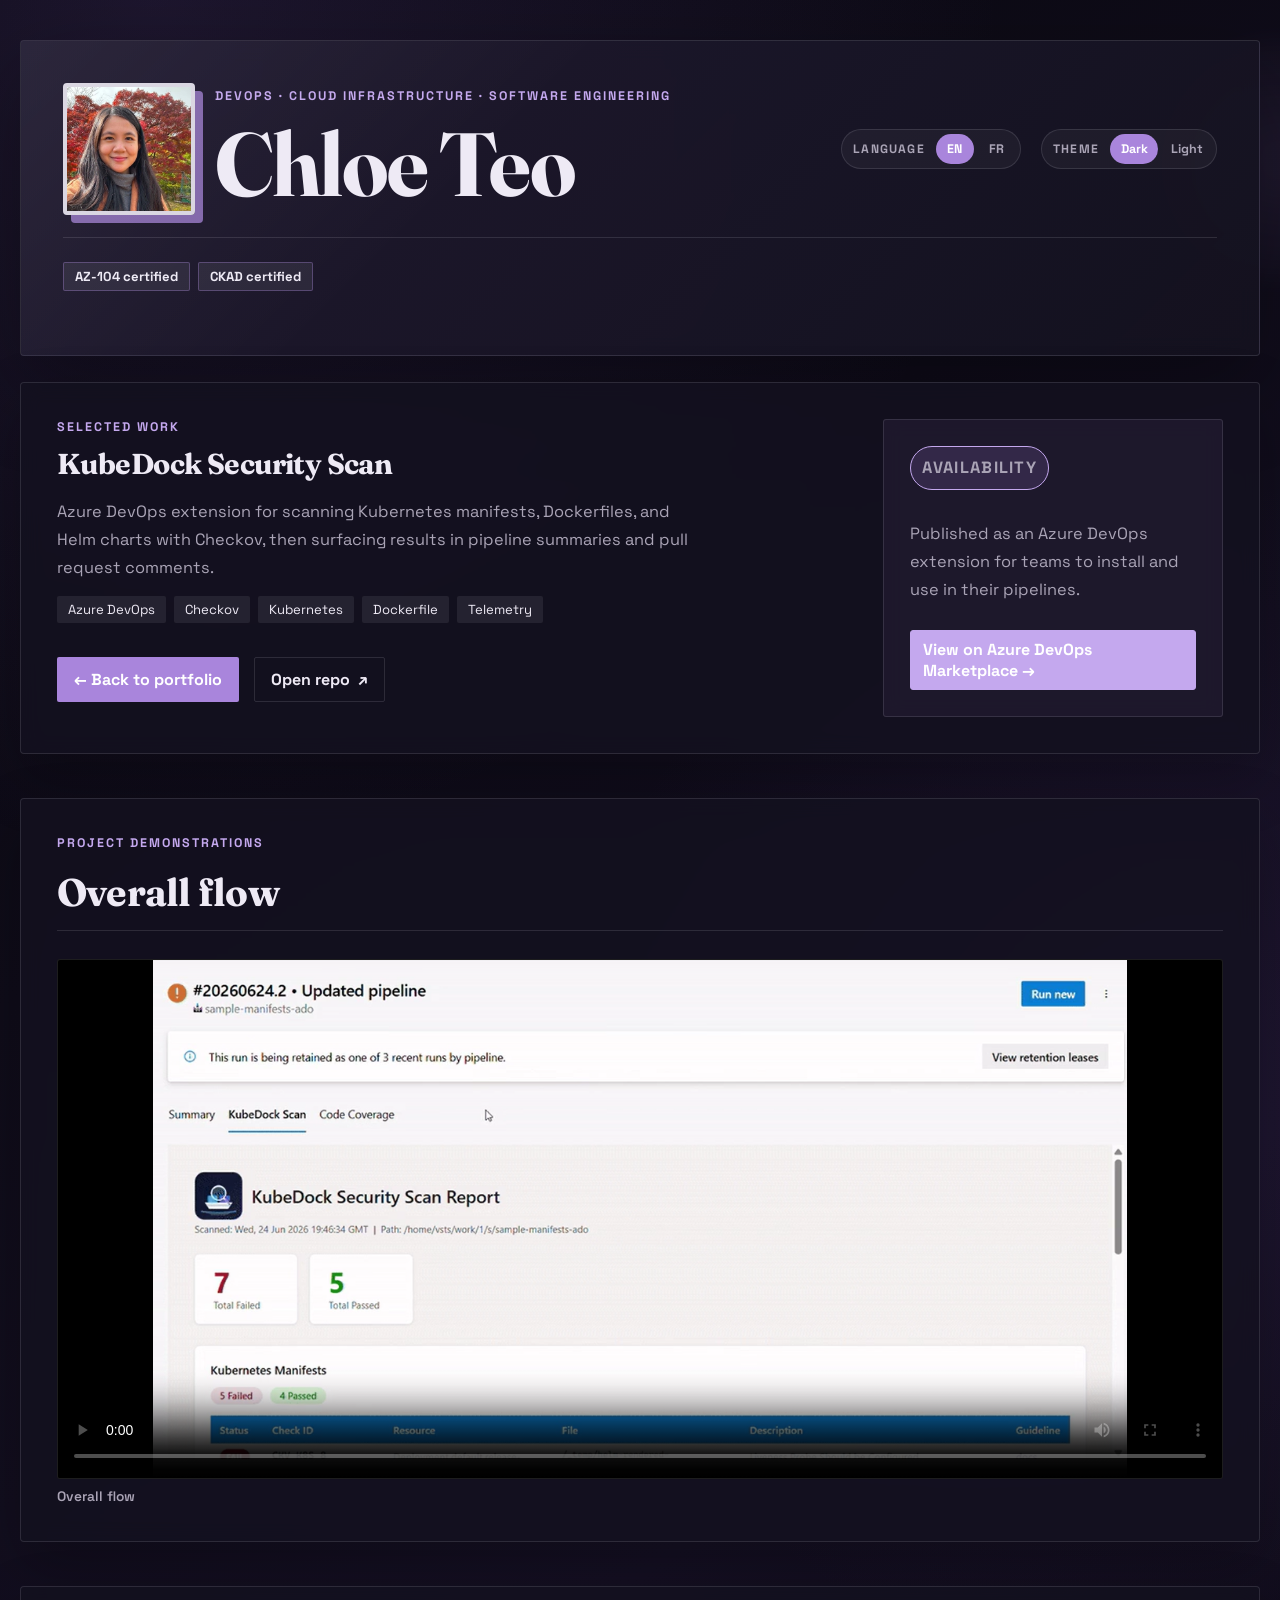
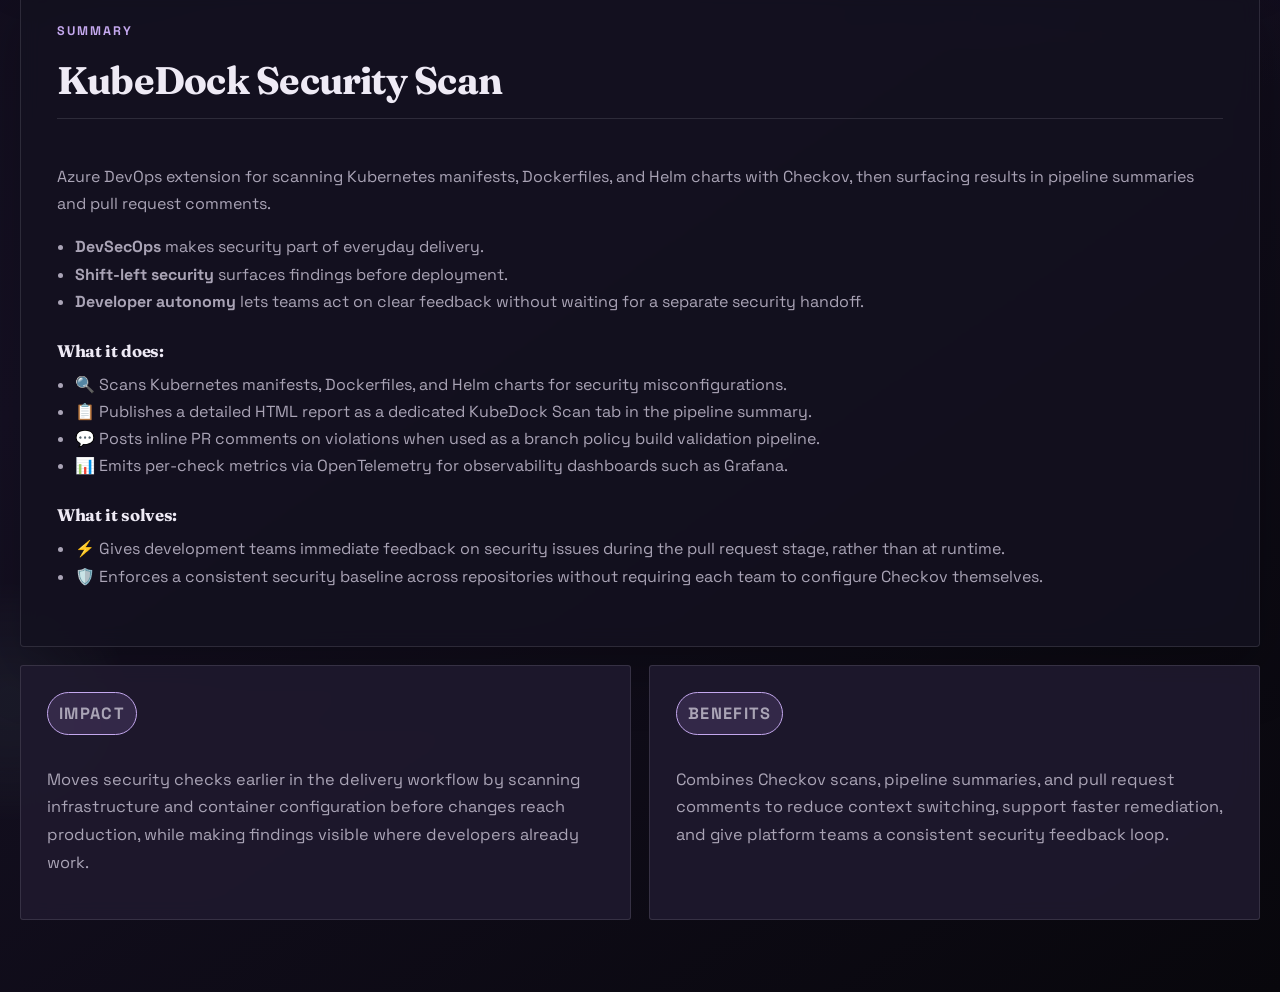
<file: kubedock-security-scan.html>
<!doctype html>
<html lang="en">

<head>
    <meta charset="utf-8" />
    <meta name="viewport" content="width=device-width, initial-scale=1" />
    <meta name="description" content="KubeDock Security Scan project details." />
    <title>KubeDock Security Scan | Chloe Teo</title>
    <link rel="preconnect" href="https://fonts.googleapis.com" />
    <link rel="preconnect" href="https://fonts.gstatic.com" crossorigin />
    <link
        href="https://fonts.googleapis.com/css2?family=Fraunces:wght@400;600;700;800&family=Space+Grotesk:wght@400;500;600;700&display=swap"
        rel="stylesheet" />
    <link rel="stylesheet" href="styles.css" />
</head>

<body>
    <div class="page-shell">
        <div class="orb orb-a"></div>
        <div class="orb orb-b"></div>
        <header class="hero">
            <div class="hero-intro">
                <img class="profile-photo" src="assets/profile.jpg" alt="Chloe Teo profile photo" />
                <div>
                    <p class="eyebrow" data-i18n="eyebrow">DevOps · Cloud Infrastructure · Software Engineering</p>
                    <h2>Chloe Teo</h2>
                </div>
                <div class="language-toggle" role="group" aria-label="Language selector"><span class="language-label"
                        data-i18n="languageLabel">Language</span><button class="language-button is-active" type="button"
                        data-language="en" aria-pressed="true">EN</button><button class="language-button" type="button"
                        data-language="fr" aria-pressed="false">FR</button></div>
                <div class="theme-toggle" role="group" aria-label="Appearance selector"><span class="language-label"
                        data-i18n="themeLabel">Theme</span><button class="theme-button is-active" type="button"
                        data-theme-choice="dark" aria-pressed="true" data-i18n="darkMode">Dark</button><button
                        class="theme-button" type="button" data-theme-choice="light" aria-pressed="false"
                        data-i18n="lightMode">Light</button></div>
            </div>
        </header>
        <main class="project-detail-grid" data-project-detail="kubedock-security-scan">
            <section class="section project-detail-intro kubedock-project-intro">
                <div>
                    <p class="eyebrow" data-i18n="selectedWork">Selected work</p>
                    <h1 class="hero-title" id="projectDetailTitle">KubeDock Security Scan</h1>
                    <p class="lede" id="projectDetailDescription">Azure DevOps extension for scanning Kubernetes
                        manifests, Dockerfiles, and Helm charts with Checkov, then surfacing results in the pipeline
                        summary and PR comments.</p>
                    <div class="project-chips" id="projectDetailChips"></div>
                </div>
                <div class="hero-actions"><a class="button button-primary" href="index.html" data-i18n="backHome">← Back
                        to portfolio</a><a class="button button-secondary"
                        href="https://github.com/chloe-teo/kubedock-security-scan" target="_blank" rel="noreferrer"
                        data-i18n="openRepo">Open repo</a></div>
                <article class="detail-panel project-availability-panel">
                    <p class="detail-label" data-i18n="projectAvailability">Availability</p>
                    <p data-i18n="marketplaceText">Published as an Azure DevOps extension for teams to install and use
                        in their pipelines.</p><a class="inline-link"
                        href="https://marketplace.visualstudio.com/items?itemName=chloe-teo10.kubedock-security-scan-v1"
                        target="_blank" rel="noreferrer" data-i18n="openMarketplace">View on Azure DevOps
                            Marketplace →</a>
                </article>
            </section>
            <section class="section project-media-section">
                <div class="section-heading">
                    <p class="eyebrow" data-i18n="projectMedia">Project demonstrations</p>
                    <h2 data-i18n="overallFlow">Overall flow</h2>
                </div>
                <div class="project-media-grid">
                    <figure class="project-media project-media-featured"><video controls preload="metadata"
                            poster="assets/kubedock-thumbnail.png">
                            <source src="assets/kubedock-showcase.mp4" type="video/mp4" />
                        </video>
                        <figcaption data-i18n="overallFlow">Overall flow</figcaption>
                    </figure>
                </div>
            </section>
            <section class="section">
                <div class="section-heading">
                    <p class="eyebrow" data-i18n="projectReadme">Summary</p>
                    <h2 id="projectReadmeTitle">KubeDock Security Scan</h2>
                </div>
                <pre class="project-readme-content" id="projectReadmeContent">Loading project content...</pre>
            </section>
            <section class="resume-grid">
                <article class="detail-panel">
                    <p class="detail-label" data-i18n="projectImpact">Impact</p>
                    <p id="projectImpactText"></p>
                </article>
                <article class="detail-panel">
                    <p class="detail-label" data-i18n="projectBenefits">Benefits</p>
                    <p id="projectBenefitsText"></p>
                </article>
            </section>
        </main>
    </div>
    <script src="content.js"></script>
    <script src="script.js"></script>
</body>

</html>
</file>
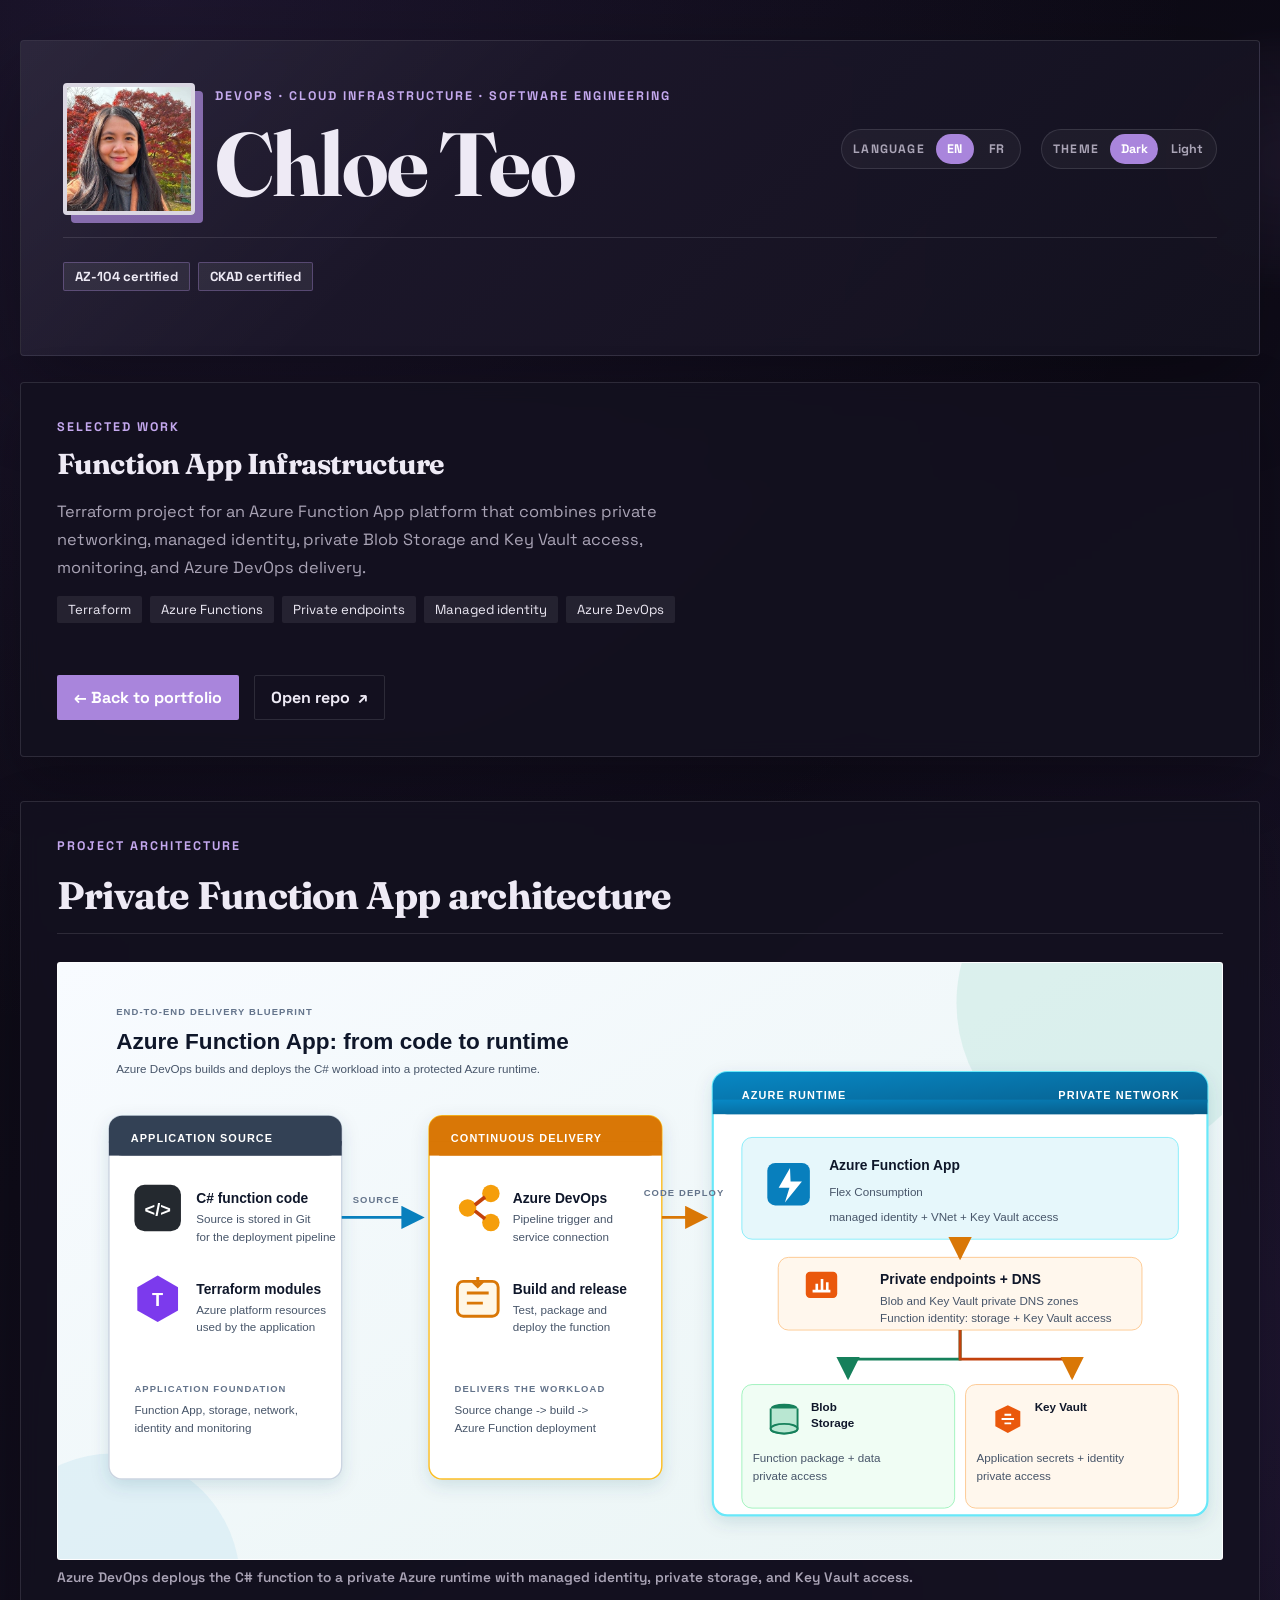
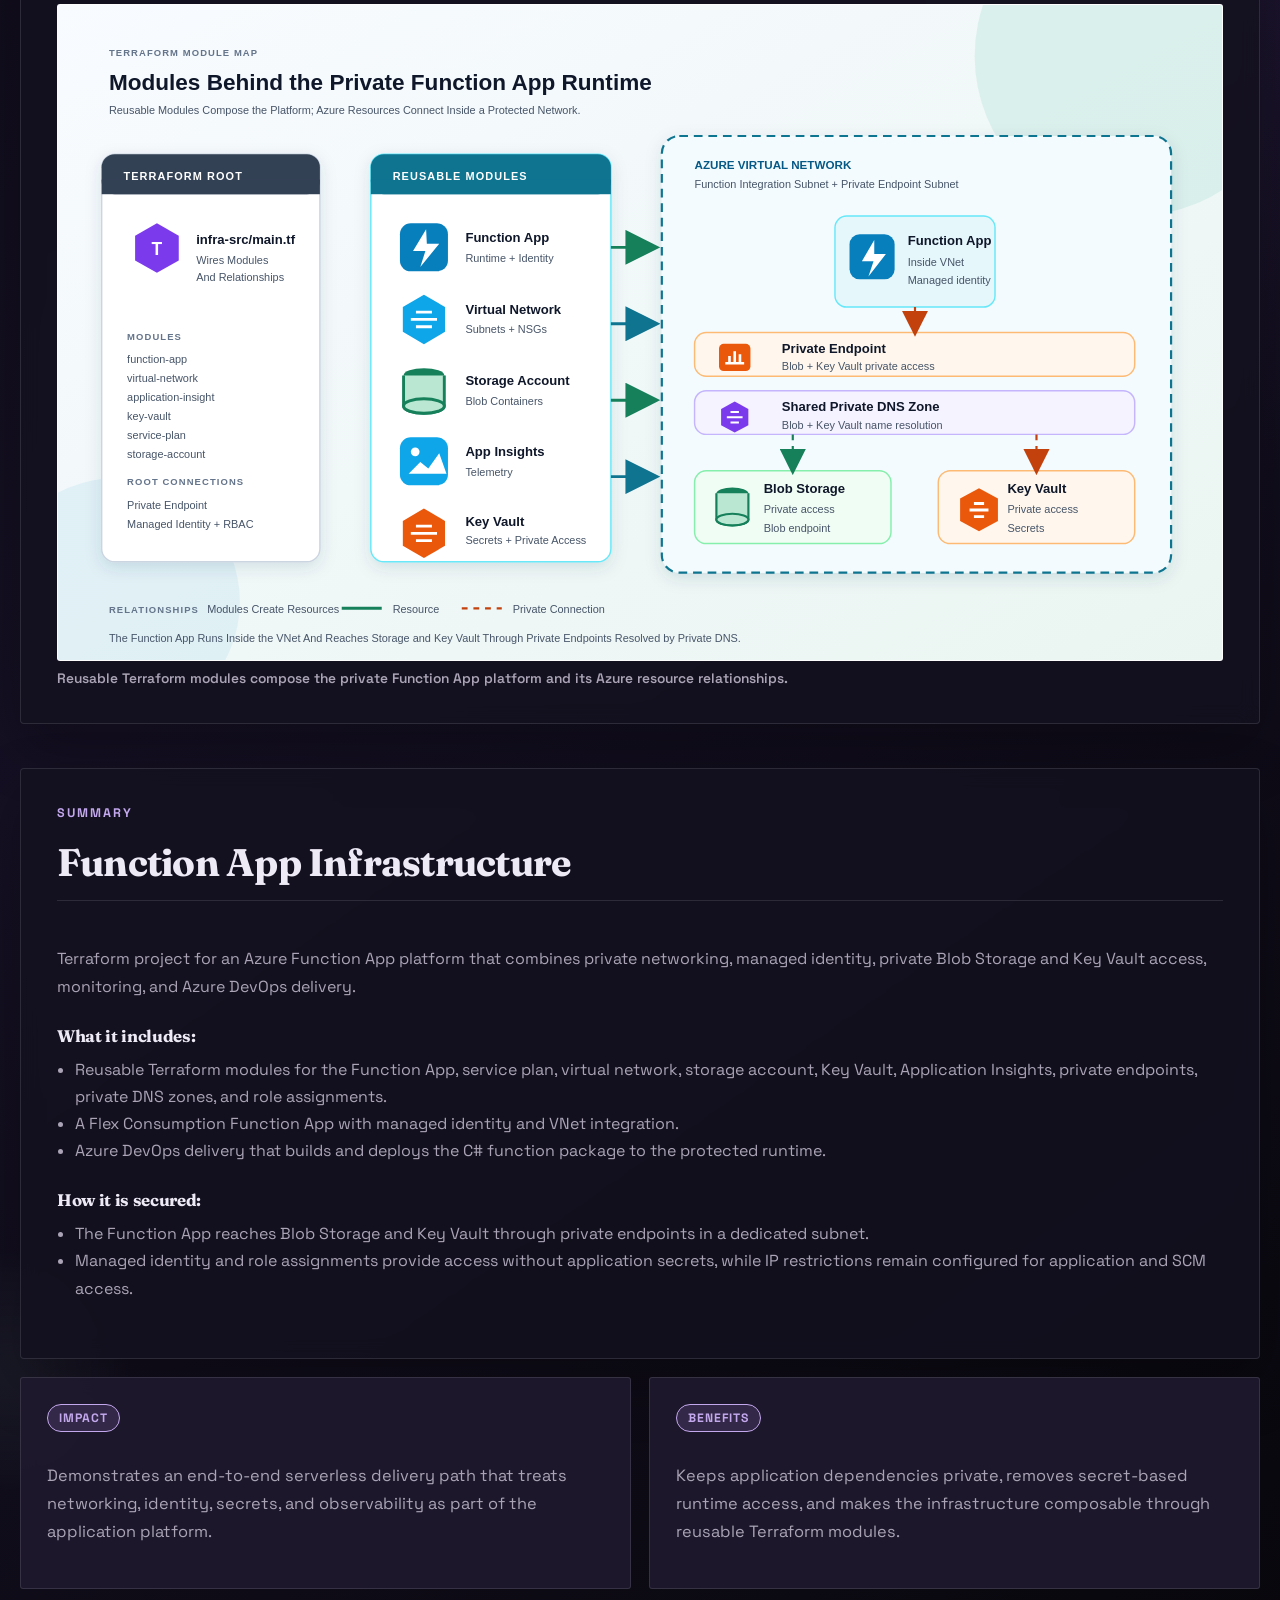
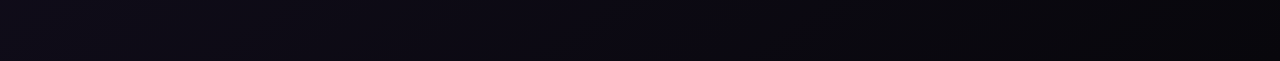
<file: my-function-app.html>
<!doctype html>
<html lang="en">
<head>
  <meta charset="utf-8" />
  <meta name="viewport" content="width=device-width, initial-scale=1" />
  <meta name="description" content="Azure Function App Terraform infrastructure project details." />
  <title>Function App Infrastructure | Chloe Teo</title>
  <link rel="preconnect" href="https://fonts.googleapis.com" />
  <link rel="preconnect" href="https://fonts.gstatic.com" crossorigin />
  <link href="https://fonts.googleapis.com/css2?family=Fraunces:wght@400;600;700;800&family=Space+Grotesk:wght@400;500;600;700&display=swap" rel="stylesheet" />
  <link rel="stylesheet" href="styles.css" />
</head>
<body>
  <div class="page-shell">
    <div class="orb orb-a"></div>
    <div class="orb orb-b"></div>
    <header class="hero">
      <div class="hero-intro">
        <img class="profile-photo" src="assets/profile.jpg" alt="Chloe Teo profile photo" />
        <div>
          <p class="eyebrow" data-i18n="eyebrow">DevOps · Cloud Infrastructure · Software Engineering</p>
          <h2>Chloe Teo</h2>
        </div>
        <div class="language-toggle" role="group" aria-label="Language selector">
          <span class="language-label" data-i18n="languageLabel">Language</span>
          <button class="language-button is-active" type="button" data-language="en" aria-pressed="true">EN</button>
          <button class="language-button" type="button" data-language="fr" aria-pressed="false">FR</button>
        </div>
        <div class="theme-toggle" role="group" aria-label="Appearance selector">
          <span class="language-label" data-i18n="themeLabel">Theme</span>
          <button class="theme-button is-active" type="button" data-theme-choice="dark" aria-pressed="true" data-i18n="darkMode">Dark</button>
          <button class="theme-button" type="button" data-theme-choice="light" aria-pressed="false" data-i18n="lightMode">Light</button>
        </div>
      </div>
    </header>
    <main class="project-detail-grid" data-project-detail="my-function-app">
      <section class="section project-detail-intro">
        <div>
          <p class="eyebrow" data-i18n="selectedWork">Selected work</p>
          <h1 class="hero-title" id="projectDetailTitle">Function App Infrastructure</h1>
          <p class="lede" id="projectDetailDescription">Terraform-managed Azure Function App platform with private networking, managed identity, Key Vault, Blob Storage, and Azure DevOps delivery.</p>
          <div class="project-chips" id="projectDetailChips"></div>
        </div>
        <div class="hero-actions">
          <a class="button button-primary" href="index.html" data-i18n="backHome">← Back to portfolio</a>
          <a class="button button-secondary" href="https://github.com/chloe-teo/my-function-app" target="_blank" rel="noreferrer" data-i18n="openRepo">Open repo</a>
        </div>
      </section>
      <section class="section">
        <div class="section-heading">
          <p class="eyebrow" data-i18n="projectReadme">Summary</p>
          <h2 id="projectReadmeTitle">Function App Infrastructure</h2>
        </div>
        <pre class="project-readme-content" id="projectReadmeContent">Loading project content...</pre>
      </section>
      <section class="resume-grid">
        <article class="detail-panel">
          <p class="eyebrow" data-i18n="projectImpact">Impact</p>
          <p id="projectImpactText"></p>
        </article>
        <article class="detail-panel">
          <p class="eyebrow" data-i18n="projectBenefits">Benefits</p>
          <p id="projectBenefitsText"></p>
        </article>
      </section>
    </main>
  </div>
  <script src="content.js"></script>
  <script src="script.js"></script>
</body>
</html>
</file>
<file: styles.css>
:root {
  color-scheme: dark;
  --bg: #09080f;
  --bg-alt: #151023;
  --panel: rgba(25, 21, 38, 0.88);
  --panel-strong: rgba(30, 25, 45, 0.94);
  --text: #eeeaf5;
  --muted: #aaa4b6;
  --ink: #eeeaf5;
  --line: rgba(238, 234, 245, 0.12);
  --line-dark: rgba(238, 234, 245, 0.14);
  --accent: #a985dc;
  --accent-strong: #c4a8ee;
  --accent-soft: rgba(169, 133, 220, 0.16);
  --teal: #8cbeb5;
  --shadow: 0 24px 60px rgba(0, 0, 0, 0.24);
  --glow: rgba(107, 76, 165, 0.2);
  --glow-alt: rgba(74, 48, 112, 0.18);
  --hero-start: rgba(31, 26, 48, 0.96);
  --hero-end: rgba(20, 18, 31, 0.94);
  --profile-bg: rgba(11, 10, 18, 0.44);
  --summary-bg: rgba(46, 35, 67, 0.86);
  --accent-panel-start: rgba(65, 46, 94, 0.94);
  --accent-panel-end: rgba(34, 27, 51, 0.96);
  --section-bg: rgba(20, 17, 31, 0.84);
  --page-end: #08070c;
}

html[data-theme='light'] {
  color-scheme: light;
  --bg: #fbfaff;
  --bg-alt: #f1edf8;
  --panel: rgba(255, 255, 255, 0.88);
  --panel-strong: #ffffff;
  --text: #282432;
  --muted: #6c6677;
  --ink: #282432;
  --line: rgba(40, 36, 50, 0.12);
  --line-dark: rgba(40, 36, 50, 0.14);
  --accent: #8d6ac3;
  --accent-strong: #68469e;
  --accent-soft: rgba(141, 106, 195, 0.12);
  --teal: #4f9287;
  --shadow: 0 20px 52px rgba(72, 52, 102, 0.1);
  --glow: rgba(173, 145, 220, 0.2);
  --glow-alt: rgba(210, 194, 239, 0.24);
  --hero-start: rgba(255, 255, 255, 0.98);
  --hero-end: rgba(247, 243, 253, 0.98);
  --profile-bg: rgba(242, 237, 250, 0.94);
  --summary-bg: rgba(235, 226, 249, 0.92);
  --accent-panel-start: rgba(235, 226, 249, 0.96);
  --accent-panel-end: rgba(247, 243, 253, 0.98);
  --section-bg: rgba(255, 255, 255, 0.84);
  --page-end: #f1edf8;
}

* {
  box-sizing: border-box;
}

html {
  scroll-behavior: smooth;
}

body {
  margin: 0;
  font-family: 'Space Grotesk', sans-serif;
  color: var(--ink);
  background:
    radial-gradient(circle at 12% 0%, var(--glow), transparent 30%),
    radial-gradient(circle at 92% 42%, var(--glow-alt), transparent 32%),
    linear-gradient(145deg, var(--bg) 0%, var(--bg-alt) 58%, var(--page-end) 100%);
}

a {
  color: inherit;
}

.page-shell {
  position: relative;
  max-width: 1380px;
  margin: 0 auto;
  padding: 40px 20px 72px;
  overflow: hidden;
}

.orb {
  position: absolute;
  border-radius: 999px;
  filter: blur(12px);
  opacity: 0.44;
  pointer-events: none;
}

.orb-a {
  top: 40px;
  right: -120px;
  width: 240px;
  height: 240px;
  background: radial-gradient(circle, rgba(169, 133, 220, 0.24), rgba(169, 133, 220, 0));
}

.orb-b {
  bottom: 180px;
  left: -100px;
  width: 220px;
  height: 220px;
  background: radial-gradient(circle, rgba(140, 190, 181, 0.16), rgba(140, 190, 181, 0));
}

.hero,
.section,
.detail-panel,
.profile-card,
.summary-card,
.project-card {
  position: relative;
  backdrop-filter: blur(10px);
  background: var(--panel);
  border: 1px solid var(--line);
  box-shadow: var(--shadow);
}

.hero {
  border-radius: 4px;
  padding: 42px;
  overflow: hidden;
  color: var(--text);
  background: linear-gradient(135deg, var(--hero-start), var(--hero-end));
  box-shadow: 0 30px 90px rgba(0, 0, 0, 0.3);
}

.hero-intro {
  position: relative;
  display: flex;
  align-items: center;
  gap: 20px;
  margin-bottom: 42px;
  padding-bottom: 22px;
  border-bottom: 1px solid var(--line);
}

.language-toggle {
  display: inline-flex;
  align-items: center;
  gap: 4px;
  margin-left: auto;
  padding: 4px;
  border: 1px solid var(--line);
  border-radius: 999px;
  background: rgba(255, 255, 255, 0.04);
  white-space: nowrap;
}

.language-label {
  padding: 0 7px;
  color: var(--muted);
  font-size: 0.76rem;
  font-weight: 700;
  text-transform: uppercase;
  letter-spacing: 0.1em;
}

.language-button {
  min-width: 38px;
  padding: 7px 9px;
  border: 0;
  border-radius: 999px;
  background: transparent;
  color: var(--muted);
  font: inherit;
  font-size: 0.78rem;
  font-weight: 700;
  cursor: pointer;
}

.language-button.is-active {
  background: var(--accent);
  color: #fff;
}

.theme-toggle {
  display: inline-flex;
  align-items: center;
  gap: 4px;
  padding: 4px;
  border: 1px solid var(--line);
  border-radius: 999px;
  background: rgba(255, 255, 255, 0.04);
  white-space: nowrap;
}

.theme-button {
  min-width: 48px;
  padding: 7px 9px;
  border: 0;
  border-radius: 999px;
  background: transparent;
  color: var(--muted);
  font: inherit;
  font-size: 0.78rem;
  font-weight: 700;
  cursor: pointer;
}

.theme-button.is-active {
  background: var(--accent);
  color: #fff;
}

.profile-photo {
  width: 132px;
  height: 132px;
  border-radius: 4px;
  object-fit: cover;
  object-position: center;
  border: 4px solid rgba(238, 234, 245, 0.9);
  box-shadow: 8px 8px 0 rgba(169, 133, 220, 0.72);
  flex: 0 0 auto;
}

.hero::after {
  content: '';
  position: absolute;
  inset: 0;
  background: linear-gradient(135deg, rgba(255, 255, 255, 0.06), transparent 38%);
  pointer-events: none;
}

.eyebrow {
  margin: 0 0 14px;
  color: var(--accent-strong);
  text-transform: uppercase;
  letter-spacing: 0.16em;
  font-size: 0.78rem;
  font-weight: 700;
}

.hero-grid {
  display: grid;
  grid-template-columns: minmax(0, 1.4fr) minmax(280px, 0.8fr);
  gap: 24px;
  align-items: start;
}

h1,
h2,
h3 {
  margin: 0;
  font-family: 'Fraunces', serif;
  line-height: 1.02;
  letter-spacing: -0.02em;
}

.hero-intro h2 {
  font-size: clamp(3rem, 7vw, 6.2rem);
  max-width: 12ch;
}

.hero-title {
  max-width: 24ch;
  font-size: 1.8rem;
  color: var(--text);
}

h2 {
  font-size: clamp(2rem, 3vw, 3.1rem);
}

.lede,
.summary-card p,
.detail-panel p,
.project-description,
.project-readme,
.focus-list,
.timeline-list {
  color: var(--muted);
  font-size: 1.02rem;
  line-height: 1.7;
}

.lede {
  max-width: 64ch;
  margin: 20px 0 0;
}

.lede strong {
  color: var(--text);
  font-weight: 700;
}

.certification-chips {
  display: flex;
  flex-wrap: wrap;
  gap: 8px;
  margin-top: 16px;
}

.project-header-certifications {
  margin: -18px 0 22px;
}

.certification-chip {
  border: 1px solid rgba(169, 133, 220, 0.34);
  border-radius: 999px;
  background: var(--accent-soft);
  color: var(--accent-strong);
  font-weight: 700;
}

.hero-actions {
  display: flex;
  flex-wrap: nowrap;
  gap: 15px;
  margin-top: 32px;
  padding-top: 2px;
  overflow-x: auto;
}

.button,
.inline-link {
  display: inline-flex;
  align-items: center;
  justify-content: center;
  gap: 8px;
  border-radius: 2px;
  transition: transform 180ms ease, background-color 180ms ease, border-color 180ms ease;
}

.button {
  border: 1px solid transparent;
  padding: 11px 16px;
  text-decoration: none;
  font-weight: 700;
  cursor: pointer;
  white-space: nowrap;
  flex: 0 0 auto;
}

.button:hover,
.inline-link:hover {
  transform: translateY(-1px);
}

.button-primary {
  background: var(--accent);
  color: #fff;
}

.button-primary:hover {
  background: var(--accent-strong);
}

.button-secondary {
  background: transparent;
  border-color: var(--line);
  text-decoration: none;
}

.hero-actions .button-secondary,
.hero-actions .button-ghost {
  transition: transform 160ms ease, border-color 160ms ease, color 160ms ease;
}

.hero-actions .button-secondary:hover,
.hero-actions .button-secondary:focus-visible,
.hero-actions .button-ghost:hover,
.hero-actions .button-ghost:focus-visible {
  border-color: var(--accent-strong);
  color: var(--accent-strong);
  transform: translateY(-1px);
}

.button-ghost {
  background: transparent;
  border-color: var(--line);
}

.profile-card {
  border-radius: 4px;
  padding: 26px;
  background: var(--profile-bg);
  border-color: var(--line-dark);
  color: var(--ink);
  box-shadow: none;
}

.profile-kicker {
  color: var(--teal);
  font-size: 0.8rem;
  font-weight: 700;
  letter-spacing: 0.12em;
  text-transform: uppercase;
  margin-bottom: 12px;
}

.profile-card .focus-list {
  display: flex;
  flex-wrap: wrap;
  gap: 8px;
  margin: 0;
  padding: 0;
  color: rgba(232, 238, 232, 0.82);
  list-style: none;
}

html[data-theme='light'] .profile-card .focus-list {
  color: var(--muted);
}

.focus-list,
.timeline-list {
  margin: 0;
  padding-left: 18px;
}

.focus-list li {
  padding: 7px 11px;
  border: 1px solid rgba(169, 133, 220, 0.38);
  border-radius: 999px;
  background: rgba(169, 133, 220, 0.18);
  color: var(--text);
  font-size: 0.82rem;
  font-weight: 600;
  line-height: 1.2;
}

html[data-theme='light'] .focus-list li {
  border-color: rgba(141, 106, 195, 0.34);
  background: rgba(141, 106, 195, 0.14);
}

.section {
  margin-top: 26px;
  border-radius: 4px;
  padding: 36px;
  color: var(--text);
  background: var(--section-bg);
}

.section-heading {
  display: flex;
  flex-direction: column;
  gap: 8px;
  margin-bottom: 28px;
  padding-bottom: 18px;
  border-bottom: 1px solid var(--line);
}

.resume-grid,
.project-grid,
.split-section {
  display: grid;
  gap: 18px;
}

.career-grid {
  display: grid;
  gap: 18px;
}

.skill-grid {
  display: grid;
  grid-template-columns: repeat(2, minmax(0, 1fr));
  gap: 18px;
}

.experience-grid {
  display: grid;
  gap: 18px;
}

.career-lower {
  grid-template-columns: repeat(2, minmax(0, 1fr));
}

.resume-grid {
  grid-template-columns: repeat(3, minmax(0, 1fr));
}

.summary-card,
.project-card,
.detail-panel {
  border-radius: 3px;
  padding: 26px;
  box-shadow: none;
}

.career-summary-card {
  background: var(--summary-bg);
  color: var(--ink);
  border-color: rgba(169, 133, 220, 0.28);
}

.career-summary-card p {
  color: rgba(232, 238, 232, 0.74);
}

html[data-theme='light'] .career-summary-card p {
  color: var(--muted);
}

.achievements-panel {
  background: var(--panel-strong);
  border-top: 4px solid var(--accent);
}

.achievements-panel .eyebrow {
  color: var(--accent-strong);
}

.achievements-panel > p:not(.eyebrow) {
  max-width: 70ch;
}

.achievement-list {
  display: grid;
  gap: 10px;
  margin-top: 20px;
}

.achievement-item {
  border-top: 1px solid var(--line);
}

.achievement-item:last-child {
  border-bottom: 1px solid var(--line);
}

.achievement-item summary {
  padding: 16px 28px 16px 0;
  color: var(--text);
  cursor: pointer;
  font-weight: 600;
  line-height: 1.55;
  list-style-position: outside;
}

.achievement-item summary::marker {
  color: var(--accent-strong);
}

.achievement-detail {
  max-width: 78ch;
  padding: 0 28px 16px 0;
}

.achievement-detail p {
  margin: 0;
}

.achievement-detail-list {
  margin: 0;
  padding-left: 20px;
}

.achievement-detail-list li + li {
  margin-top: 8px;
}

.achievement-detail .achievement-tools {
  margin-top: 10px;
  color: var(--accent-strong);
  font-size: 0.9rem;
}

.skill-card {
  background: var(--panel-strong);
  border-top: 4px solid var(--teal);
}

.exp-card {
  background: var(--panel-strong);
  border-left: 4px solid var(--accent);
}

.exp-meta {
  color: var(--accent-strong);
  font-size: 0.86rem;
  font-weight: 700;
  letter-spacing: 0.04em;
  text-transform: uppercase;
  margin-bottom: 14px;
}

.summary-card {
  background: var(--panel-strong);
}

.project-grid {
  grid-template-columns: repeat(3, minmax(0, 1fr));
}

.project-topline {
  display: flex;
  align-items: center;
  justify-content: space-between;
  gap: 12px;
  margin-bottom: 18px;
}

.project-links {
  display: flex;
  flex-wrap: wrap;
  align-items: center;
  justify-content: flex-end;
  gap: 12px;
}

.project-pill {
  display: inline-flex;
  align-items: center;
  justify-content: center;
  padding: 6px 10px;
  border-radius: 2px;
  background: var(--accent-soft);
  color: var(--accent-strong);
  font-size: 0.76rem;
  font-weight: 700;
  text-transform: uppercase;
  letter-spacing: 0.12em;
}

.project-link,
.project-source,
.inline-link {
  color: var(--accent-strong);
  font-weight: 700;
  text-decoration: none;
}

.project-link {
  display: inline-flex;
  align-items: center;
  min-height: 34px;
  padding: 8px 12px;
  border: 1px solid var(--accent-strong);
  border-radius: 3px;
  background: var(--accent-strong);
  color: #fff;
  transition: transform 160ms ease, background 160ms ease;
}

.project-link:hover,
.project-link:focus-visible {
  background: var(--accent);
  color: #fff;
  transform: translateY(-1px);
}

.project-availability-panel .inline-link {
  display: inline-flex;
  align-items: center;
  min-height: 34px;
  padding: 8px 12px;
  border: 1px solid var(--accent-strong);
  border-radius: 3px;
  background: var(--accent-strong);
  color: #fff;
  transition: transform 160ms ease, background 160ms ease;
}

.project-availability-panel .inline-link:hover,
.project-availability-panel .inline-link:focus-visible {
  background: var(--accent);
  color: #fff;
  transform: translateY(-1px);
}

.project-source {
  display: inline-flex;
  align-items: center;
  min-height: 34px;
  padding: 8px 12px;
  border: 1px solid var(--line);
  border-radius: 3px;
  background: transparent;
  color: var(--muted);
  text-decoration: none;
  transition: transform 160ms ease, border-color 160ms ease, color 160ms ease;
}

.project-source:hover,
.project-source:focus-visible {
  border-color: var(--accent-strong);
  color: var(--accent-strong);
  transform: translateY(-1px);
}

.contact-links {
  display: flex;
  flex-wrap: wrap;
  gap: 12px;
  margin-top: 18px;
}

.project-title {
  margin-bottom: 12px;
  font-size: 1.7rem;
}

.project-description {
  margin: 0 0 18px;
}

.chip-row,
.project-chips {
  display: flex;
  flex-wrap: wrap;
  gap: 8px;
  margin-top: 14px;
}

.chip {
  display: inline-flex;
  align-items: center;
  border-radius: 2px;
  padding: 7px 11px;
  background: rgba(238, 234, 245, 0.08);
  color: var(--text);
  font-size: 0.82rem;
  line-height: 1;
}

.project-readme {
  margin-top: 18px;
  padding-top: 18px;
  border-top: 1px solid var(--line);
}

.project-readme ul,
.project-readme-content ul {
  margin: 0;
  padding-left: 18px;
}

.project-readme-content > ul {
  margin-bottom: 24px;
}

.project-readme-content h3 {
  margin: 26px 0 8px;
  color: var(--text);
  font-size: 1.05rem;
  line-height: 1.3;
}

.project-readme-content h3 + ul {
  margin-bottom: 20px;
}

.project-detail-grid {
  display: grid;
  gap: 18px;
}

.project-detail-grid > .resume-grid {
  grid-template-columns: repeat(2, minmax(0, 1fr));
}

.project-media-grid {
  display: grid;
  grid-template-columns: repeat(2, minmax(0, 1fr));
  gap: 18px;
}

.project-media {
  margin: 0;
}

.project-media-featured {
  grid-column: 1 / -1;
}

.project-media-workflow {
  grid-column: 1 / -1;
}

.project-media video {
  display: block;
  width: 100%;
  max-height: 520px;
  border: 1px solid var(--line);
  border-radius: 3px;
  background: #000;
}

.project-media img {
  display: block;
  width: 100%;
  max-height: 720px;
  object-fit: contain;
  border: 1px solid var(--line);
  border-radius: 3px;
  background: #fff;
}

.project-media figcaption {
  margin-top: 8px;
  color: var(--muted);
  font-size: 0.86rem;
  font-weight: 600;
}

.project-detail-intro {
  display: grid;
  gap: 18px;
}

.kubedock-project-intro {
  grid-template-columns: minmax(0, 1fr) minmax(280px, 0.42fr);
  align-items: start;
}

.kubedock-project-intro > .hero-actions {
  margin-top: 0;
}

.kubedock-project-intro > .project-availability-panel {
  grid-column: 2;
  grid-row: 1 / span 2;
}
.project-detail-intro > .hero-actions .button-secondary::after {
  content: ' ↗';
}

.project-readme-content {
  max-height: 720px;
  margin: 0;
  overflow: auto;
  white-space: normal;
  color: var(--muted);
  font: inherit;
  line-height: 1.7;
}

.split-section {
  grid-template-columns: minmax(0, 1.1fr) minmax(0, 0.9fr);
}

.detail-panel {
  background: var(--panel-strong);
}

.project-detail-grid .resume-grid .eyebrow,
.detail-label {
  display: inline-flex;
  width: fit-content;
  margin: 0 0 14px;
  padding: 7px 11px;
  border: 1px solid var(--accent-strong);
  border-radius: 999px;
  background: var(--accent-soft);
  color: var(--accent-strong);
  font-size: 0.76rem;
  font-weight: 800;
  letter-spacing: 0.08em;
  line-height: 1;
  text-transform: uppercase;
}

.accent-panel {
  background: linear-gradient(145deg, var(--accent-panel-start), var(--accent-panel-end));
  color: var(--ink);
  border-color: rgba(169, 133, 220, 0.26);
}

.accent-panel p,
.accent-panel .eyebrow {
  color: var(--muted);
}

.accent-panel .button-secondary,
.accent-panel .inline-link {
  color: var(--accent-strong);
  border-color: rgba(196, 168, 238, 0.34);
}

.inline-link {
  margin-top: 10px;
}

.loading,
.error-state {
  min-height: 220px;
  display: grid;
  place-items: center;
  text-align: center;
  color: var(--muted);
}

@media (max-width: 960px) {
  .hero-grid,
  .project-detail-intro,
  .resume-grid,
  .project-grid,
  .project-media-grid,
  .skill-grid,
  .career-lower,
  .split-section {
    grid-template-columns: 1fr;
  }

  .kubedock-project-intro {
    grid-template-columns: 1fr;
  }

  .kubedock-project-intro > .project-availability-panel {
    grid-column: auto;
    grid-row: auto;
  }

  .project-detail-grid > .resume-grid {
    grid-template-columns: 1fr;
  }

  .hero-intro h2 {
    max-width: none;
  }
}

@media (max-width: 640px) {
  .page-shell {
    padding: 18px 14px 46px;
  }

  .hero-intro {
    flex-direction: column;
    align-items: flex-start;
  }

  .language-toggle {
    margin-left: 0;
  }

  .profile-photo {
    width: 108px;
    height: 108px;
  }

  .hero,
  .section {
    padding: 20px;
    border-radius: 22px;
  }

  .hero-actions {
    flex-direction: column;
    overflow-x: visible;
  }

  .hero-grid > div {
    display: contents;
  }

  .hero-grid .profile-card {
    order: 1;
  }

  .hero-grid .hero-actions {
    order: 2;
  }

  .button {
    width: 100%;
  }

  .hero-intro h2 {
    font-size: clamp(2.4rem, 12vw, 4rem);
  }

  .hero-title {
    font-size: 2.1rem;
  }

  h2 {
    font-size: 1.9rem;
  }
}

@media print {
  body {
    background: #fff;
    color: #000;
  }

  .orb,
  .hero-actions,
  .project-link,
  .project-source,
  .inline-link {
    display: none !important;
  }

  .page-shell {
    max-width: none;
    padding: 0;
  }

  .hero,
  .section,
  .detail-panel,
  .profile-card,
  .summary-card,
  .project-card {
    box-shadow: none;
    background: #fff;
    border-color: #ccc;
  }
}
</file>
